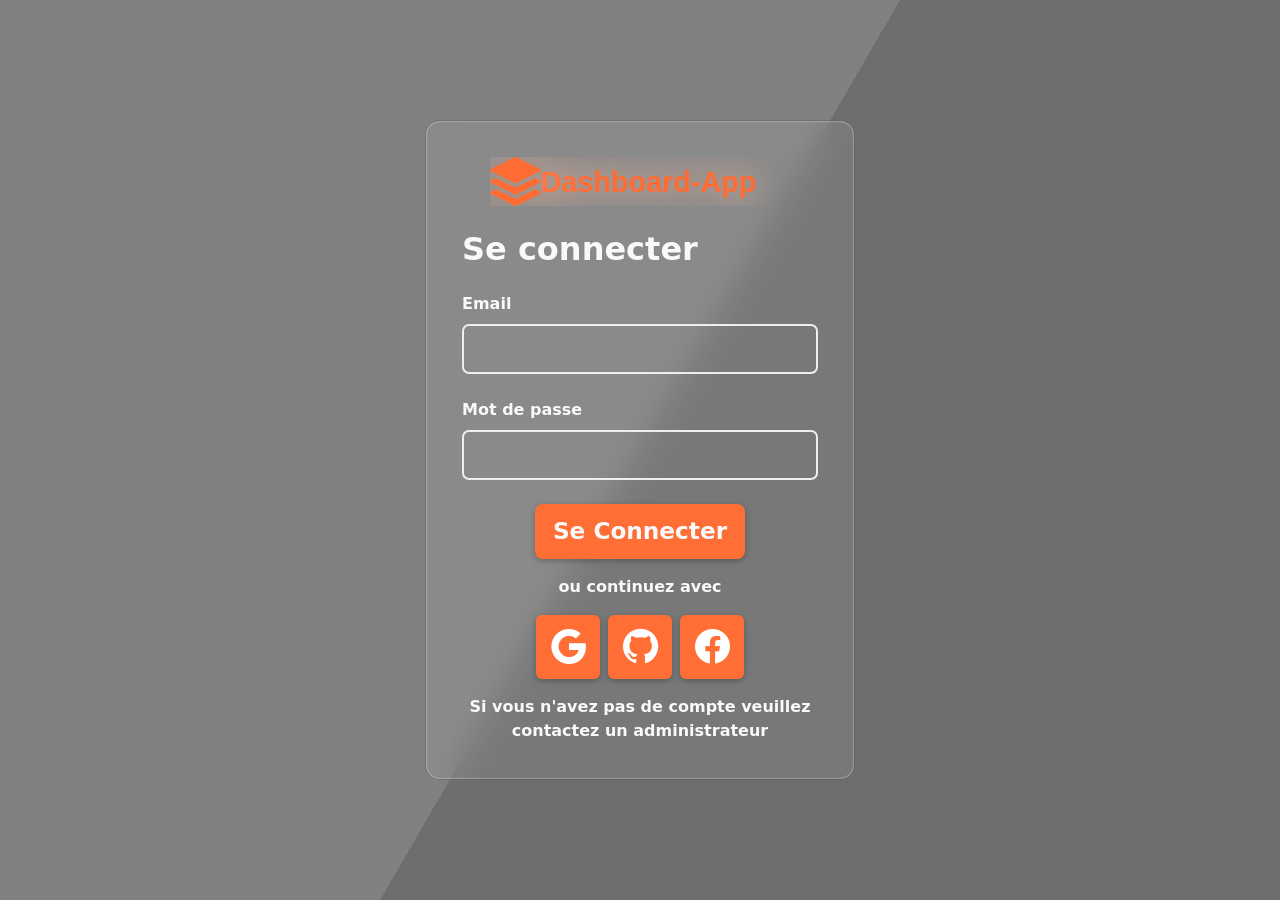
<file: index.html>
<!doctype html>
<html lang="fr">

<head>
  <meta charset="utf-8">
  <meta name="viewport" content="width=device-width, initial-scale=1">
  <title>Connexion Dashboard-App</title>
  <link href="https://cdn.jsdelivr.net/npm/bootstrap@5.3.3/dist/css/bootstrap.min.css" rel="stylesheet">
  <link href="https://cdn.jsdelivr.net/npm/bootstrap-icons@1.11.3/font/bootstrap-icons.css" rel="stylesheet">
  <link href="style.css" rel="stylesheet">
</head>

<body>
  <div class="bg"></div>
  <div class="bg bg2"></div>
  <div class="bg bg3"></div>

  <main class="min-vh-100 d-flex align-items-center justify-content-center p-1 login-page ">
    <section class="card login-card">
      <div class="card-body p-1">
        <div class="brand d-flex align-items-center justify-content-center mb-4">
          <img src="images/Logo.svg" alt="" style="width: 300px;">
        </div>
        <h1 class="mb-4 text-light">Se connecter</h1>
        <form>
          <div class="mb-4">
            <label for="email" class="form-label text-light">Email</label>
            <input id="email" class="form-control form-control-lg" type="email">
          </div>
          <div class="mb-4">
            <label for="password" class="form-label text-light">Mot de passe</label>
            <input id="password" class="form-control form-control-lg" type="password">
          </div>
          <div class="text-center mb-3">
            <a href="dashboard.html">
              <div type="submit" class="btn btn-primary btn-lg login-btn text-light">Se Connecter</div>
            </a>
          </div>
          <p class="text-center continue-text mb-3 text-light">ou continuez avec</p>
          <div class="d-flex justify-content-center gap-2 mb-3">
            <button type="button" class="btn social-btn" aria-label="Google"><i class="bi bi-google"></i></button>
            <button type="button" class="btn social-btn" aria-label="GitHub"><i class="bi bi-github"></i></button>
            <button type="button" class="btn social-btn" aria-label="Facebook"><i class="bi bi-facebook"></i></button>
          </div>
          <p class="help-text text-center text-light mb-0">
            Si vous n'avez pas de compte veuillez contactez un administrateur
          </p>
        </form>
      </div>
    </section>
  </main>
  <script src="https://cdn.jsdelivr.net/npm/bootstrap@5.3.3/dist/js/bootstrap.bundle.min.js"></script>
</body>

</html>
</file>
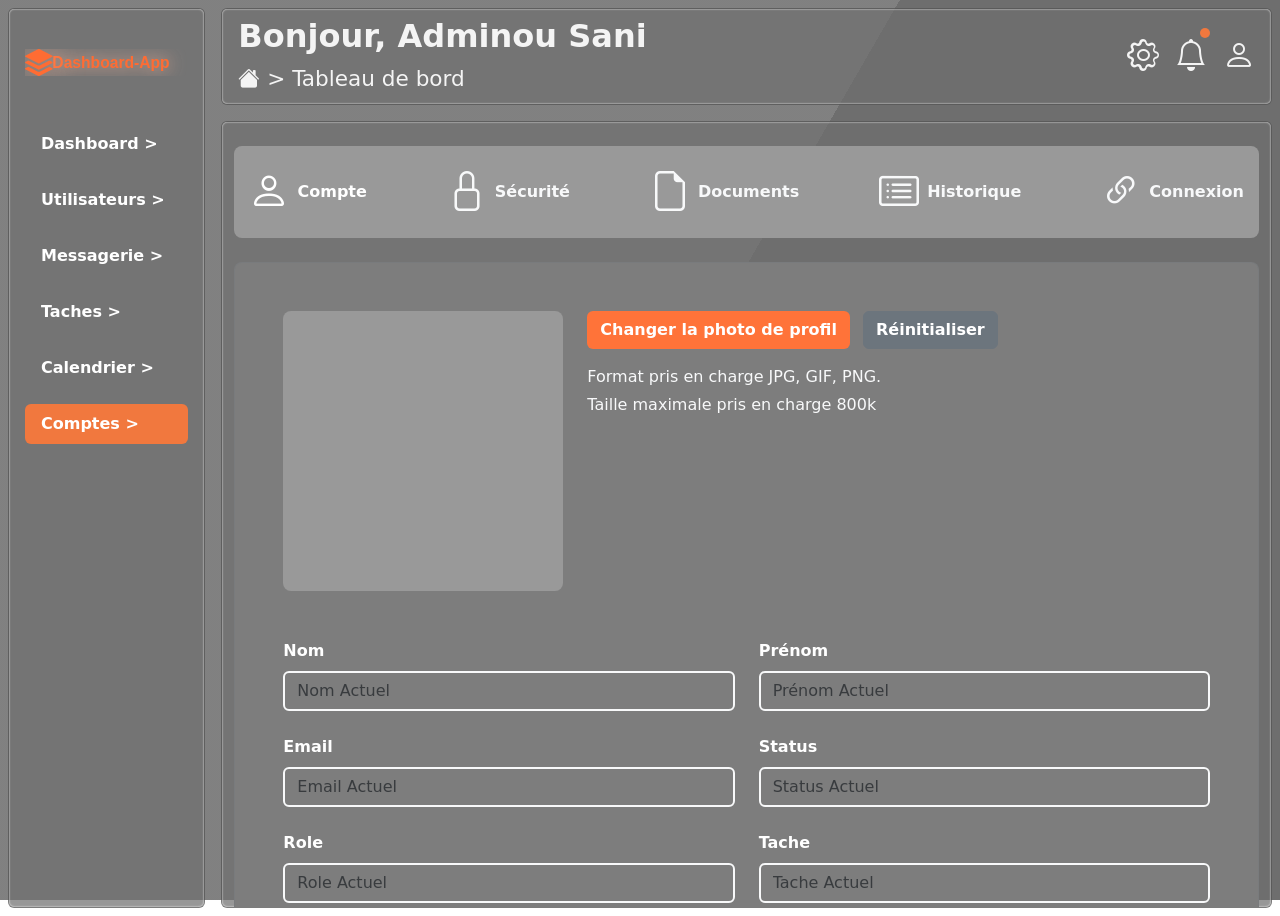
<file: compte.html>
<!doctype html>
<html lang="fr">

<head>
  <meta charset="utf-8">
  <meta name="viewport" content="width=device-width, initial-scale=1">
  <title>Compte</title>
  <link href="https://cdn.jsdelivr.net/npm/bootstrap@5.3.3/dist/css/bootstrap.min.css" rel="stylesheet">
  <link href="https://cdn.jsdelivr.net/npm/bootstrap-icons@1.11.3/font/bootstrap-icons.css" rel="stylesheet">
  <link rel="stylesheet" href="compte.css">
</head>

<body>
  <div class="bg"></div>
  <div class="bg bg2"></div>
  <div class="bg bg3"></div>

  <main class="container-fluid min-vh-100 p-2 login-page">
    <div class="row g-3 min-vh-100 ">
      <div class="col-12 d-lg-none">
        <input type="checkbox" class="btn-check" id="sidebarToggle" autocomplete="off">
        <label class="btn app-card w-100 d-flex align-items-center justify-content-center gap-2" for="sidebarToggle"
          data-bs-toggle="collapse" data-bs-target="#asideMenu" role="button">
          <i class="bi bi-list fs-4"></i>
          <span class="fw-semibold">Menu</span>
        </label>
      </div>
      <aside class="col-12 col-lg-2 collapse d-lg-block" id="asideMenu">
        <div class="card app-card sidebar h-100">
          <div class="card-body mt-4">
            <div class="brand mb-5" href="#">
              <img src="/images/Logo.svg" alt="" style="width: 100%;">
            </div>

            <nav class="nav flex-column gap-3">
              <a class="nav-link text-nowrap" href="dashboard.html">Dashboard &gt;</a>
              <a class="nav-link  text-nowrap" href="utilisateur.html">Utilisateurs &gt;</a>
              <a class="nav-link text-nowrap" href="messagerie.html">Messagerie &gt;</a>
              <a class="nav-link text-nowrap" href="tache.html">Taches &gt;</a>
              <a class="nav-link text-nowrap" href="#">Calendrier &gt;</a>
              <a class="nav-link active text-nowrap" href="compte.html">Comptes &gt;</a>
            </nav>
          </div>
        </div>
      </aside>

      <section class="col-12 col-lg-10 d-flex flex-column vh-100 overflow-hidden">
        <div class="card app-card topbar mb-3">
          <div class="card-body d-flex align-items-center justify-content-between py-2">
            <div>
              <h1 class="mb-2">Bonjour, Adminou Sani</h1>
              <p class="breadcrumb-line mb-0"><i class="bi bi-house-fill"></i> &gt; Tableau de bord</p>
            </div>
            <div class="d-flex align-items-center gap-3 top-icons">
              <i class="bi bi-gear"></i>
              <span class="bell-wrap"><i class="bi bi-bell"></i><span class="dot"></span></span>
              <i class="bi bi-person"></i>
            </div>
          </div>
        </div>

        <div class="card app-card main-panel flex-grow-1 overflow-x-auto min-h-0">
          <div class="container-fluid py-4 ">
            <ul
              class="nav nav-pills d-flex justify-content-center align-items-center bg-secon bg-opacity-25 rounded-3 p-2 mb-4 gap-5 flex-nowrap overflow-auto">
              <li class="nav-item">
                <a class="nav-link d-flex align-items-center gap-2" href="#" data-bs-toggle="tab"
                  data-bs-target="#compte-tab">
                  <i class="bi bi-person fs-5 fs-1"></i><span class="fw-semibold">Compte</span>
                </a>
              </li>
              <li class="nav-item">
                <a class="nav-link d-flex align-items-center gap-2 text-light" href="#" data-bs-toggle="tab"
                  data-bs-target="#securite-tab">
                  <i class="bi bi-lock fs-5 fs-1"></i><span class="fw-semibold">Sécurité</span>
                </a>
              </li>
              <li class="nav-item">
                <a class="nav-link d-flex align-items-center gap-2 text-light" href="#" data-bs-toggle="tab"
                  data-bs-target="#documents-tab">
                  <i class="bi bi-file-earmark fs-5 fs-1"></i><span class="fw-semibold">Documents</span>
                </a>
              </li>
              <li class="nav-item">
                <a class="nav-link d-flex align-items-center gap-2 text-light" href="#" data-bs-toggle="tab"
                  data-bs-target="#historique-tab">
                  <i class="bi bi-card-list fs-5 fs-1"></i><span class="fw-semibold">Historique</span>
                </a>
              </li>
              <li class="nav-item">
                <a class="nav-link d-flex align-items-center gap-2 text-light" href="#" data-bs-toggle="tab"
                  data-bs-target="#connexion-tab">
                  <i class="bi bi-link-45deg fs-5 fs-1"></i><span class="fw-semibold">Connexion</span>
                </a>
              </li>
            </ul>

            <div class="tab-content">
              <div class="tab-pane fade show active" id="compte-tab">
                <div class="bg-secondar bg-opacity-10 border border-secondary border-opacity-25 rounded-3 p-4 p-md-5">
                  <div class="row mb-5">
                    <div class="col-auto">
                      <div class="bg-secon bg-opacity-50 rounded-3" style="width:280px;height:280px;"></div>
                    </div>
                    <div class="col d-flex flex-column justify-content-start">
                      <div class="mb-3">
                        <button type="button" class="btn btn-wa fw-semibold me-2">Changer la photo de
                          profil</button>
                        <button type="button" class="btn btn-secondary fw-semibold">Réinitialiser</button>
                      </div>
                      <p class="text-light mb-1">Format pris en charge JPG, GIF, PNG.</p>
                      <p class="text-light ">Taille maximale pris en charge 800k</p>
                    </div>
                  </div>
                  <form>
                    <div class="row g-4">
                      <div class="col-md-6">
                        <label class="form-label fw-semibold">Nom</label>
                        <input type="text" class="form-control bg-secondar bg-opacity-25 border-light border-2"
                          placeholder="Nom Actuel">
                      </div>
                      <div class="col-md-6">
                        <label class="form-label fw-semibold">Prénom</label>
                        <input type="text" class="form-control bg-secondar bg-opacity-25 border-light border-2"
                          placeholder="Prénom Actuel">
                      </div>

                      <div class="col-md-6">
                        <label class="form-label fw-semibold">Email</label>
                        <input type="email" class="form-control bg-secondar bg-opacity-25 border-light border-2"
                          placeholder="Email Actuel">
                      </div>
                      <div class="col-md-6">
                        <label class="form-label fw-semibold">Status</label>
                        <input type="text" class="form-control bg-secondar bg-opacity-25 border-light border-2"
                          placeholder="Status Actuel">
                      </div>

                      <div class="col-md-6">
                        <label class="form-label fw-semibold">Role</label>
                        <input type="text" class="form-control bg-secondar bg-opacity-25 border-light border-2"
                          placeholder="Role Actuel">
                      </div>
                      <div class="col-md-6">
                        <label class="form-label fw-semibold">Tache</label>
                        <input type="text" class="form-control bg-secondar bg-opacity-25 border-light border-2"
                          placeholder="Tache Actuel">
                      </div>

                      <div class="col-md-6">
                        <label class="form-label fw-semibold">N° de téléphone</label>
                        <input type="text" class="form-control bg-secondar bg-opacity-25 border-light border-2"
                          placeholder="Numéro Actuel">
                      </div>
                      <div class="col-md-6">
                        <label class="form-label fw-semibold">Adresse</label>
                        <input type="text" class="form-control bg-secondar bg-opacity-25 border-light border-2"
                          placeholder="Adresse Actuel">
                      </div>

                      <div class="col-md-6">
                        <label class="form-label fw-semibold">Pays</label>
                        <input type="text" class="form-control bg-secondar bg-opacity-25 border-light border-2"
                          placeholder="Pays Actuel">
                      </div>
                      <div class="col-md-6">
                        <label class="form-label fw-semibold">Ville</label>
                        <input type="text" class="form-control bg-secondar bg-opacity-25 border-light border-2"
                          placeholder="Ville Actuel">
                      </div>

                      <div class="col-md-6">
                        <label class="form-label fw-semibold">Boite postale</label>
                        <input type="text" class="form-control bg-secondar bg-opacity-25 border-light border-2"
                          placeholder="Boite postale Actuel">
                      </div>
                      <div class="col-md-6">
                        <label class="form-label fw-semibold">Langue</label>
                        <input type="text" class="form-control bg-secondar bg-opacity-25 border-light border-2"
                          placeholder="Langue Actuel">
                      </div>
                    </div>

                    <div class="mt-4">
                      <button type="submit" class="btn btn-wa fw-semibold me-2">Sauvegarder les
                        changements</button>
                      <button type="button" class="btn btn-secondary fw-semibold">Annuler</button>
                    </div>
                  </form>
                </div>
                <div
                  class="bg-secondar bg-opacity-10 border border-secondary border-opacity-25 rounded-3 p-4 p-md-5 mt-4">
                  <h5 class="fw-bold mb-3">Supprimez le compte</h5>
                  <div class="alert alert-warning bg-warning bg-opacity-10 border-warning text-warning-emphasis">
                    <p class="mb-1">Etes vous sur de vouloir supprimez ce compte</p>
                    <p class="mb-0">Une fois supprimer vous ne pourrez plus récupérez ce compte</p>
                  </div>
                  <div class="form-check">
                    <input class="form-check-input" type="checkbox" id="confirmDelete">
                    <label class="form-check-label" for="confirmDelete">
                      Je confirme la suppression de ce compte
                    </label>
                  </div>
                </div>
              </div>

              <div class="tab-pane fade" id="securite-tab">
                <div
                  class="bg-secondary bg-opacity-10 border border-secondary border-opacity-25 rounded-3 p-5 text-center text-secondary">
                  Contenu de l'onglet Sécurité
                </div>
              </div>
              <div class="tab-pane fade" id="documents-tab">
                <div
                  class="bg-secondary bg-opacity-10 border border-secondary border-opacity-25 rounded-3 p-5 text-center text-secondary">
                  Contenu de l'onglet Documents
                </div>
              </div>
              <div class="tab-pane fade" id="historique-tab">
                <div
                  class="bg-secondary bg-opacity-10 border border-secondary border-opacity-25 rounded-3 p-5 text-center text-secondary">
                  Contenu de l'onglet Historique
                </div>
              </div>
              <div class="tab-pane fade" id="connexion-tab">
                <div
                  class="bg-secondary bg-opacity-10 border border-secondary border-opacity-25 rounded-3 p-5 text-center text-secondary">
                  Contenu de l'onglet Connexion
                </div>
              </div>
            </div>
          </div>

        </div>
      </section>
    </div>
  </main>
</body>
<script src="https://cdn.jsdelivr.net/npm/bootstrap@5.3.3/dist/js/bootstrap.bundle.min.js"></script>

</html>
</file>
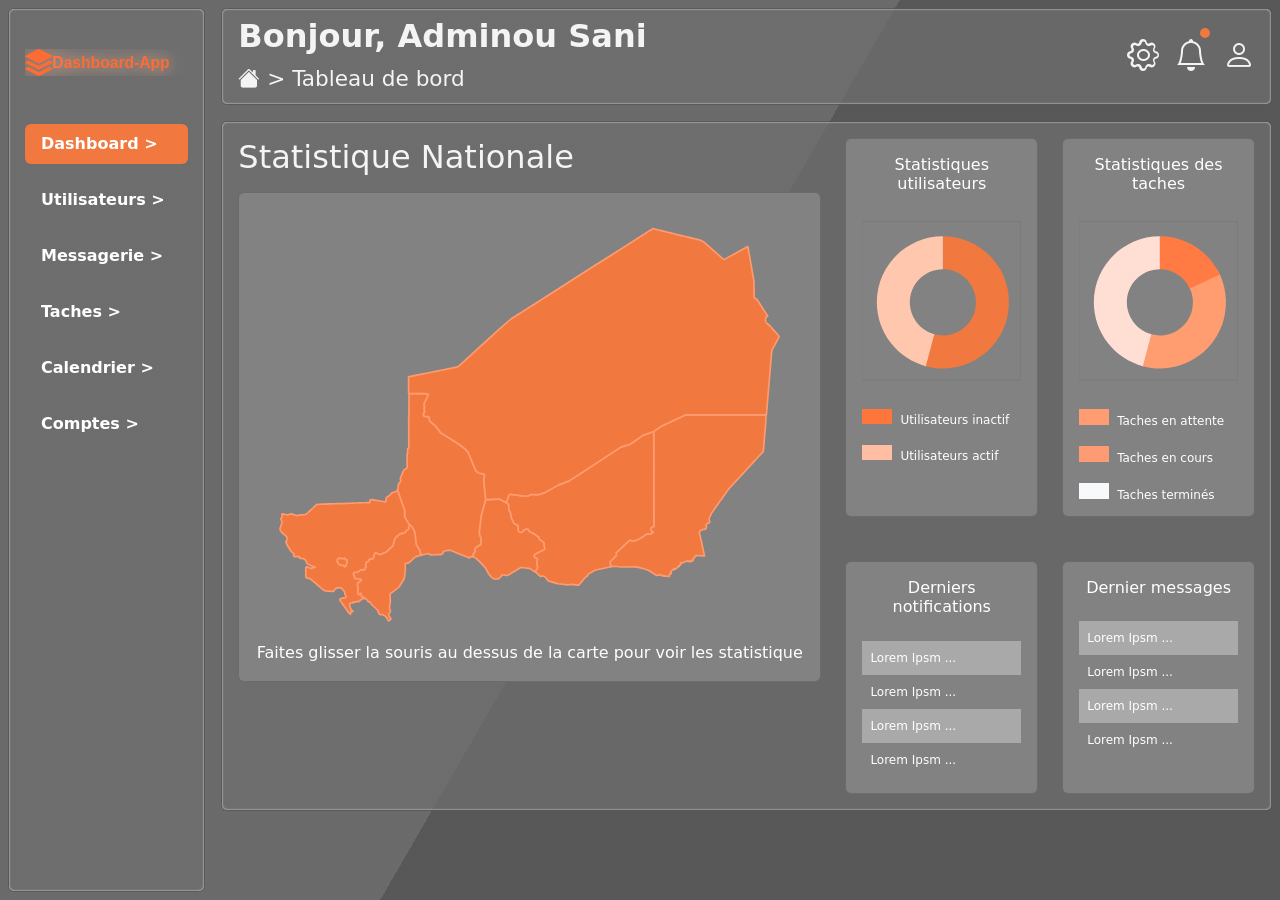
<file: dashboard.html>
<!doctype html>
<html lang="fr">

<head>
  <meta charset="utf-8">
  <meta name="viewport" content="width=device-width, initial-scale=1">
  <title>Dashboard-App</title>
  <link href="https://cdn.jsdelivr.net/npm/bootstrap@5.3.3/dist/css/bootstrap.min.css" rel="stylesheet">
  <link href="https://cdn.jsdelivr.net/npm/bootstrap-icons@1.11.3/font/bootstrap-icons.css" rel="stylesheet">
  <link rel="stylesheet" href="dashboard.css">
</head>

<body>
  <div class="bg"></div>
  <div class="bg bg2"></div>
  <div class="bg bg3"></div>
  <main class="container-fluid min-vh-100 p-2 login-page">
    <div class="row g-3 min-vh-100 login-card">
      <div class="col-12 d-lg-none">
        <input type="checkbox" class="btn-check" id="sidebarToggle" autocomplete="off">
        <label class="btn app-card w-100 d-flex align-items-center justify-content-center gap-2" for="sidebarToggle"
          data-bs-toggle="collapse" data-bs-target="#asideMenu" role="button">
          <i class="bi bi-list fs-4"></i>
          <span class="fw-semibold">Menu</span>
        </label>
      </div>

      <aside class="col-12 col-lg-2 collapse d-lg-block" id="asideMenu">
        <div class="card app-card sidebar h-100">
          <div class="card-body mt-4">
            <div class="brand mb-5" href="#">
              <img src="/images/Logo.svg" alt="" style="width: 100%;">
            </div>

            <nav class="nav flex-column gap-3">
              <a class="nav-link active text-nowrap" href="dashboard.html">Dashboard &gt;</a>
              <a class="nav-link  text-nowrap" href="utilisateur.html">Utilisateurs &gt;</a>
              <a class="nav-link text-nowrap" href="messagerie.html">Messagerie &gt;</a>
              <a class="nav-link text-nowrap" href="tache.html">Taches &gt;</a>
              <a class="nav-link text-nowrap" href="#">Calendrier &gt;</a>
              <a class="nav-link text-nowrap" href="compte.html">Comptes &gt;</a>
            </nav>
          </div>
        </div>
      </aside>

      <section class="col-12 col-lg-10">
        <div class="card app-card topbar mb-3">
          <div class="card-body d-flex align-items-center justify-content-between py-2">
            <div>
              <h1 class="mb-2">Bonjour, Adminou Sani</h1>
              <p class="breadcrumb-line mb-0"><i class="bi bi-house-fill"></i> &gt; Tableau de bord</p>
            </div>
            <div class="d-flex align-items-center gap-3 top-icons">
              <i class="bi bi-gear"></i>
              <span class="bell-wrap"><i class="bi bi-bell"></i><span class="dot"></span></span>
              <i class="bi bi-person"></i>
            </div>
          </div>
        </div>

        <div class="card app-card main-panel">
          <div class="card-body">
            <div class="row g-4">
              <div class="col-12 col-xl-7">
                <h2 class="section-title mb-3">Statistique Nationale</h2>
                <div class="card map-card">
                  <div class="card-body d-flex flex-column justify-content-center">
                    <svg baseprofile="tiny" fill="#f1783e" height="" stroke="#FF9B71" stroke-linecap="round"
                      stroke-linejoin="round" stroke-width="3" version="1.2" viewbox="0 0 1000 786" width=""
                      xmlns="http://www.w3.org/2000/svg" class="loni">
                      <g id="features">
                        <path
                          d="M397.8 633.9l-3.1-0.7-1.1 0.2-3.3 1.9-0.6 0.2-0.4-0.2-0.3-0.3-0.6-0.3-16.2-6.5-16.3-6.5-1.9-0.4-8.5 1.5-1.6 0.8-0.6 0.9-1 2.2-0.8 0.9-1.7 1.3-0.7 0.3-2 0.3-8.2-0.3-5.8 1-3.4-0.2-1.3-0.6-1.3-1.2-1.3-0.6-1.8 0.2-11.5 2.8-3.3-10.3-5.4-9-0.3-0.8-2.3-20-0.5-2.3-4.4-9-1.3-1.5-3.9-2.5-8.1-13.6-0.5-1.2-0.1-2.6 0.2-8.3-12.8-36.8-0.1-0.1-0.4-0.7 0.7-1.8 0.5-2.3 0.5-5.8 0.4-1.1 0.9-1.4 3.3-3.3 0.1-0.2 0-0.2 0-0.3 0-0.1 0-0.1-0.1-0.1 0-0.1-0.7-1.7-0.2-1.7 0.2-1.6 5.1-12.7 0.9-1.4 1.1-1.2 1.4-1 2.5-1.3 0.8-0.8 0.4-1.4 0-6.6 0-5.2-0.1-8 0-3.8 0.2-0.5 0.7-1.2 0.3-0.7-0.3-5.9 0-1 0.4-1.1 0.4-0.2 0.2 0 0.4 0 0.8-0.6 0-0.1 0-6.2 0-3.8 0-7.4-0.1-7.5 0-7.4 0-7.5 0-7.4-0.1-7.5 0-4.2 0-1.7 0.4 0 0.2-0.1 0-2.2 0-2 0-4.5 0-4.4 0-4.3 0-4.5 0-4.2-0.1-4.6 0.1-4.3 0-3.8 0.1 0 30.2 0.4 5.4 1.6-7.5 15.8-0.5 1.5-0.1 0.4 0 0.4 0.1 0.7 0.2 1.4 0.3 0.9 0.2 0.7 0 0.3 0 0.4-0.1 0.3-0.4 1.3-0.1 0.3 0.6 7.2-0.1 0.8-1.7 2.7-0.4 0.7 0 0.8 0.1 0.3 0.2 0.6 0.3 0.7 0.5 1.1 0.9 0.4 1 0.2 6.1 0.5 0.8 0.3 0.4 0.8 1.2 6.1 0.4 0.9 0.8 0.8 10 8.4 7.6 10.4 1.3 1.2 1.2 1 30.7 19.4 12.9 9.8 5.1 5.8 0.2 0.4 12.6 30.4 0.2 0.6 0.9 1.8 0.4 0.4 0.3 0.4 3.9 3 0.8 0.5 0.4 0.1 8.9 2.4 1 0.5 0.2 0.8 0.1 1-1.3 9.7 3.4 34.1-8.1 30.1-0.1 1.2 0 1.1-3.4 27.9 0.2 1.9 0.3 1.5 1.8 4.3 0.2 0.6 0.2 1.4 0.4 1.6 0.2 0.6 0.1 2.9-0.5 6.3-0.3 1.1-0.2 0.2-0.8 0.5-0.5 0.2-1.9 0.4-0.3 0.1-0.3 0.1-0.3 0.2-0.6 0.7-0.6 0.5-3.7 2.6-0.8 0.8-0.5 0.7 0 0.9 0.7 3.1 0 1-0.7 1-1.8 1.9-0.8 0.9-0.2 1-0.1 1 0 3.3 0 1z"
                          id="NE5" name="Tahoua">
                        </path>
                        <path
                          d="M200.1 708.7l-1.2-0.5-2.1-1.2-1.2-0.3-1.3-0.6-0.6-1.3-0.2-1.7-0.1-1.4-0.1-0.9-0.4-0.5-0.5-0.2-0.6 0.1-0.2 0.3-0.3 0.4-0.1 0.4-0.1 0.4-0.2 0.4-0.3 0.1-0.3-0.2-0.1-0.1-2.3 0-0.2-0.6 0-1.6-0.2-0.7-0.2-1.1-0.3-4 0-1.6 0.3-1.3 0.2-1.2 0-0.7-0.1-0.7-1-3.8-0.1-0.7-0.1-0.7 0.1-0.8 0.1-0.3 0.2-0.4 0.4-0.4 0.8-0.8 0.9-0.6 1.3-0.7 0.3-0.1 2-1.7 0.9-0.6 0.2-0.3 0.1-0.5-0.3-1-0.6-0.4-0.9-0.3-8.8-0.9-0.3 0-0.1-0.1-3.5-8-0.1-0.4 0-0.3 0.1-0.4 0.2-0.4 0.4-0.6 0.7-0.8 0.6-0.5 0.7-0.4 0.5-0.1 0.4-0.1 0.3 0.1 1.4 0.3 0.6 0.1 0.8 0 0.3-0.1 0.6-0.2 0.6-0.2 0.3-0.2 5-3.9 1.9-0.5 0.8 0 1.2 0.2 0.2 0 0.2 0.1 0.7 0.5 0.6 0.2 0.4 0.1 0.3 0 0.4-0.3 0.4-0.3 1.1-1.7 0.8-2.4 0.6-2.7 0-0.4-0.1-0.3-0.5-1.1-0.1-0.3 0-0.3 0.1-0.7 0.4-1.3 0.3-1.3 0.1-1.2 0.2-0.3 0.2-0.3 1.2-0.4 1.6-0.3 0.9-0.3 0.5-0.7 1.2-2.8 0.4-0.7 0.6-0.3 0.3-0.1 4 0 1-0.1 0.8-0.2 0.4-0.9 0.3-0.9 1-5 0.7-1.6 1-1.8 0.6-0.6 0.8 0 0.9 0.3 5.9 2.5 0.9 0.3 0.6-0.1 9.6-4.2 1.9-1.1 10.6-9.9 1.1-1.4 0.4-1.2 2.1-9 0.3-0.9 0.2-0.6 1.7-2.4 7.9-6.8 0.8-0.4 0.9-0.4 0.6-0.1 0.8-0.1 1.5 0.1 0.5-0.1 4.4-2.1 0.9-0.6 0.8-0.7 0.6-1.9 0.5-0.5 0.5-0.2 1.6-0.5 1.7-1.9 1-7.1 3.9 2.5 1.3 1.5 4.4 9 0.5 2.3 2.3 20 0.3 0.8 5.4 9 3.3 10.3-6.8 1.7-3.1 1.2-2.7 2-9.1 8.7-1.6 0.8-1.7 0.3-3.7 0.1-0.1 14.1-0.2 1.4-1.8 12.7-9.2 14.4-3.7 3.6-12.6 9.5-0.2 0.6 0.5 14.7-1.5 7.7 0 2.6 1.4 4.3 0.2 2-0.9 1.9-1 1-0.6 0.9-0.3 1 0.3 3.3 0.2 0.6 0.3 0.6 0.2 0.2 0.3 0.1 1.3 1.5 0.7 1.1 0.3 1.1-0.4 1.3-0.7 0.7-2.9 1.8-0.4-0.4-0.6-0.9-0.5-0.3-0.2-0.4-0.1-0.5-0.2-0.5-0.3-0.9-0.2-0.5-0.2-0.2-0.4-0.2-0.4-0.3-1.9-2.8-0.4-0.5-0.7-0.4-2.1-0.8-2.6-1.6-0.6-0.2-0.6-0.3-0.7-0.2-0.8 0.5-0.8 0.4-0.8-0.2-0.7-0.5-0.5-0.5-0.8-0.9-1.3-2.2-0.4-1.1-0.3-1.3-0.1-1.3-0.2-0.3-0.8-0.6-0.2-0.3-9.9-9.1-2.3-3.4-0.6-1.1-0.2-0.3-0.5-0.2-1.9-0.2-0.6-0.3-0.7-0.3-0.4-0.5-0.4-1.3-0.5-0.7-0.5-0.7-1.2-0.6-2.8-2.5z"
                          id="NE3" name="Dosso">
                        </path>
                        <path
                          d="M648.6 651.5l-0.1-0.3-1.9-6.8 0.2-0.9 0.4-1.4 10-10.4 0.4-0.7 0.2-0.4 0.1-0.5 0.1-0.7 0-1.6-0.1-1.2 0.1-0.5 0.3-0.4 23.3-21.7 1.2-0.8 0.7-0.1 0.8 0.3 2.3 1.3 0.7 0.3 0.5 0 0.7-0.1 10.5-3.3 14.4-9.4 0.8-0.4 0.5-0.1 4.8 0.3 0.8-0.2 0.7-0.3 3.9-2.8 0.4-0.5-0.3-0.5-2.3-0.8-0.7-0.4-0.4-0.5-0.3-0.6-0.3-0.9-0.2-0.9 0.2-1.4 0.2-0.7 0.3-0.7 0.5-0.6 1.6-1 1.6-0.8 1.1-0.1 0.1-0.2-0.2-172.9 1.2-0.7 0.9-0.8 11.7-8 43.8-20.7 147.1 0-0.1 2.6-0.1 1.9-0.1 0.3 0 0.4 0 1.8 0 0.1-0.1 1.6 0 0.6 0.1 0.2-0.2 0.7 0 0.3-0.1 1.5 0 0.2-0.1 1.9 0 0.2-0.2 2.8-0.3 2.7-0.2 2.8-0.2 2.7-0.3 2.8-0.2 2.7-0.2 2.8-0.3 2.7-0.2 2.8-0.2 2.7-0.3 2.8-0.2 2.7-0.2 2.7-0.2 2.8-0.3 2.7-0.2 2.8-0.2 2.7-0.3 2.8-0.1 1.5-0.2 0.7-0.2 0.6-0.7 1.1-2 2.1-3.2 3.5-3.2 3.5-3.2 3.5-3.3 3.5-3.2 3.5-3.2 3.5-3.2 3.5-3.3 3.5-3.2 3.5-3.2 3.5-3.2 3.5-3.3 3.5-3.2 3.5-3.2 3.5-3.2 3.5-3.3 3.4-2.2 2.4-3.4 3.7-3.1 3.4-1.6 2.3-1.7 2.4-1.8 2.5-1.7 2.4-1.7 2.4-1.7 2.5-1.7 2.4-1.7 2.4-1.8 2.4-1.7 2.5-1.7 2.4-1.7 2.4-1.7 2.4-1.7 2.5-1.7 2.4-1.8 2.4-1.7 2.4-1.6 2.4-1.5 3.2-1.9 4.1-0.9 1.8-0.3 1.1 0 1.3 0.2 1.2 0.8 2.6 0.1 1.2-0.5 1.4-0.9 0.4-1.1 0.1-1.2 0.3-0.5 0.4-1.9 2.1-1.1 0.8-0.2 0.3 0.1 0.3 0.6 0.6 0.2 0.3 0.3 2.3 0 1.1-0.5 1.1-1.9 1.6-0.9 0.2-1.4 0.3-2.3 0.1-2.1 0.9-1.5 0.7-1.8 2.7-0.1 3.5 1.1 4.1 0.8 3 0.6 2.8 0.4 1.8 0.5 1.9 0.4 1.9 0.4 1.9 0.4 1.9 0.4 1.9 0.4 1.9 0.4 1.9 0.5 1.8 0.4 1.9 0.4 1.9 0.4 1.9 0.4 1.9 0.4 1.9 0.4 1.9 0.4 1.8-14.2-0.6-1.7 0.3-0.5 0.4 0 1.1-0.9 0.6-2.3 2.1-0.4 0.6-0.3 0.6 0 0.2 0.3 0.4 0.1 0.4-0.2 0.4-0.4 0.1-0.4 0-0.2 0.1-0.5 0.8 0.1 0.3 0.8 0.1-1.1 1.4-1.4 0.5-1.5 0.3-1.5 0.7 0.2-0.5 0.1-0.6-0.1-0.5-0.6-0.1-0.3 0.3-0.4 0.9-0.5 0.5 0-0.7 0-0.2-0.9 0.3-1.1 0.1-0.6-0.2 0.3-0.6 0-0.4-1.6 0.2-1.5 0.5-5.2 2.6-1.5 0.3-1.6-0.4-0.3 1-0.5 0.1-0.7-0.4-0.9-0.2 0 0.4 0.4 0.1 0.4 0.3 0.4 0.3 0.4 0.5-0.8 0.6-1.6 1.8 0 0.2 0.1 0.5-0.1 0.1-0.2 0.1-0.5-0.1-0.1 0-0.3 0.2-0.7 0.2-0.2 0.3 0.2 0.6 0.4 0.5 0 0.2-0.8 0.1-0.1-0.2-0.3-0.4-0.4-0.3-0.1 0.2-0.1 0.1-0.4 0.9-1.5 1.9-0.9 0.7-1.3 0.3-0.7 0.3-0.4 1.4-0.5 0.3-0.9-0.2-0.5-0.4-0.5-0.5-0.6-0.5-0.1 1-0.1 0.3-0.4 0.4-0.4 0.3-0.4 0.1-0.2-0.3-0.3 0.2-2.1 2-0.2 1-0.7 1-0.4 0.9 0.9 0.4-0.4 1.3-0.3 0.6-0.4 0.5-0.5 0.2-1.3 0.2-0.2 0.2-0.5 3.2-0.3 0.7-0.8 0.3-0.9-0.1-1.1-0.4-1.3-0.2-1.6-0.1-2-0.1-1-0.3-0.5 0.4-0.4-0.3-0.5-0.5-0.5-0.4-0.6 0.1-0.3 0.3-0.3 0.3-0.2 0.1-0.5 0-0.1-0.3 0-0.3-0.2-0.4-0.7-0.3-2.9-1.1-0.9 0.2-1.2 0.9-0.8 0.1-2 0.2-3.3-0.9-1.2-0.5-2.6-2.1-8-4.9-6.4-2.7-17.3-4.4-28 0.2-10.5-1.3-5.5 0.5-1.6 0.3z"
                          id="NE2" name="Diffa">
                        </path>
                        <path
                          d="M397.8 633.9l0-1 0-3.3 0.1-1 0.2-1 0.8-0.9 1.8-1.9 0.7-1 0-1-0.7-3.1 0-0.9 0.5-0.7 0.8-0.8 3.7-2.6 0.6-0.5 0.6-0.7 0.3-0.2 0.3-0.1 0.3-0.1 1.9-0.4 0.5-0.2 0.8-0.5 0.2-0.2 0.3-1.1 0.5-6.3-0.1-2.9-0.2-0.6-0.4-1.6-0.2-1.4-0.2-0.6-1.8-4.3-0.3-1.5-0.2-1.9 3.4-27.9 0-1.1 0.1-1.2 8.1-30.1 22.9-0.8 3 0.2 11.5 6.2 3.7 2.2 0.8 2 0.3 8.3 0.3 1.2 2.3 4 0.6 1.9 1.9 9.8 0.3 0.8 0.5 0.7 1.1 1.2 0.5 0.8 1.3 3.8 0.8 0.9 0.9 0.7 5 2.7 0.8 0.6 0.5 0.6 0.2 0.8 0.3 7.4 0.1 0.8 0.3 0.8 0.7 0.6 2.9 1.3 0.9 0.3 0.8-0.1 0.9-0.6 5.3-4.7 0.9-0.5 0.9-0.2 3.2 0.1 0.5 0.1 0.3 0.2 1.9 3 0.9 1.1 0.5 0.3 2.2 1.1 0.7 0.2 1.1 0.5 1.9 1.5 0.3 0.1 0.3 0.1 1.2 0.1 0.6 0.3 0.9 0.5 2.9 2.8 0.3 0.2 2.3 1.1 0.7 0.4 0.7 0.6 0.2 0.3 0.2 0.5 0.2 0.6 0.4 2.1 0.1 0.4 0.4 0.6 7.1 5 0.9 0.9 0.3 0.9 0.1 1 0 1.9 0.1 0.8 0.1 0.7 0.4 1.1 0.3 2.2 0 2-0.1 1-0.3 0.8-0.7 0.5-16.4 8.4-0.3 0.3-0.2 0.2-0.2 0.2-0.2 0.4-0.3 0.8-0.1 0.3-0.1 0.7 0.1 0.8 0.2 0.6 0.5 0.9 0.8 0.7 1 0.5 2 0.9 0.8 0.5 0.6 0.6 0 0.8-1.3 4.6 0 0.9 1.4 8.3 0 1-0.4 1-3.5 6.5-0.3 0.4 0-0.1-1.7-0.4-0.9-0.4-1.9-1.6-1.6-0.9-1.3-1.3-0.7-0.6-1.6-0.6-14.6-2-1.9 0.1-2 0.9-20.9 12.7-1.8 0.6-2 0-6-1.1-1.3 0.2-3.5 4.1-2.7 2.5-1.3 0.6-0.3 0-1 0.2-4.3 0-1.9-0.2-1.8-0.7-1.8-1.4-2.1-1.9-3.4-4-1.5-2.6-4.6-8.6-9.4-10.4-8.1-7.7-3.8-2.2-1.1-0.2z"
                          id="NE4" name="Maradi">
                        </path>
                        <path
                          d="M726.2 405.2l0.2 172.9-0.1 0.2-1.1 0.1-1.6 0.8-1.6 1-0.5 0.6-0.3 0.7-0.2 0.7-0.2 1.4 0.2 0.9 0.3 0.9 0.3 0.6 0.4 0.5 0.7 0.4 2.3 0.8 0.3 0.5-0.4 0.5-3.9 2.8-0.7 0.3-0.8 0.2-4.8-0.3-0.5 0.1-0.8 0.4-14.4 9.4-10.5 3.3-0.7 0.1-0.5 0-0.7-0.3-2.3-1.3-0.8-0.3-0.7 0.1-1.2 0.8-23.3 21.7-0.3 0.4-0.1 0.5 0.1 1.2 0 1.6-0.1 0.7-0.1 0.5-0.2 0.4-0.4 0.7-10 10.4-0.4 1.4-0.2 0.9 1.9 6.8 0.1 0.3-27.9 6.1-2.4 1-10.9 6.1-1 1-0.3 0.6-0.2 1.5-0.3 0.6-0.4 0.4-0.2 0.1-0.3-0.1-0.6 0.3-1.2 0.7-1.9 1.8-9.8 11.7-0.4 0.5-0.7 0.6-0.6 0.4-0.4 0.2-1.2 0-12.2-1.4-1.1 0.1-3.1 0.8-2.1 0-16.7-1.9-2.1-0.3-15.1-4.5-2.1-1.2-1-1.2-1.6-2.7-1.2-1.3-2.5-1.9-1.4-0.6-1.5-0.4-0.7 0-1.4 0.2-0.7 0.2-0.6 0.3-0.3 0.2-0.2 0-0.6-0.2-0.4-0.3-5.7-5.3-1.4-1.7-0.8-0.7-0.8-0.3 0.3-0.4 3.5-6.5 0.4-1 0-1-1.4-8.3 0-0.9 1.3-4.6 0-0.8-0.6-0.6-0.8-0.5-2-0.9-1-0.5-0.8-0.7-0.5-0.9-0.2-0.6-0.1-0.8 0.1-0.7 0.1-0.3 0.3-0.8 0.2-0.4 0.2-0.2 0.2-0.2 0.3-0.3 16.4-8.4 0.7-0.5 0.3-0.8 0.1-1 0-2-0.3-2.2-0.4-1.1-0.1-0.7-0.1-0.8 0-1.9-0.1-1-0.3-0.9-0.9-0.9-7.1-5-0.4-0.6-0.1-0.4-0.4-2.1-0.2-0.6-0.2-0.5-0.2-0.3-0.7-0.6-0.7-0.4-2.3-1.1-0.3-0.2-2.9-2.8-0.9-0.5-0.6-0.3-1.2-0.1-0.3-0.1-0.3-0.1-1.9-1.5-1.1-0.5-0.7-0.2-2.2-1.1-0.5-0.3-0.9-1.1-1.9-3-0.3-0.2-0.5-0.1-3.2-0.1-0.9 0.2-0.9 0.5-5.3 4.7-0.9 0.6-0.8 0.1-0.9-0.3-2.9-1.3-0.7-0.6-0.3-0.8-0.1-0.8-0.3-7.4-0.2-0.8-0.5-0.6-0.8-0.6-5-2.7-0.9-0.7-0.8-0.9-1.3-3.8-0.5-0.8-1.1-1.2-0.5-0.7-0.3-0.8-1.9-9.8-0.6-1.9-2.3-4-0.3-1.2-0.3-8.3-0.8-2-3.7-2.2 4.7-13.2 2.2-2.5 23.1 3.6 9.8-0.1 4.5-2.4 1.2-0.3 1.1 0 10.4 0.2 3.4-0.3 10.6-3.8 23.5-13.2 20.3-7.7 93.9-61.5 16.9-5.2 23.5-16.2 19.5-7.1z"
                          id="NE7" name="Zinder">
                        </path>
                        <path
                          d="M200.1 708.7l-0.6 0.9-1.4 0.1-0.6 0.1-1.2-0.1-0.5 0.2-0.7 0.4-0.9 1.1-0.5 0.4-0.6 0.2-0.6-0.4-0.6 0.2-0.3 0.3-0.2 0.5-0.1 0.4-0.2 0.5-0.8 1.3-0.5 0.3-2.1-0.6-0.4 0.1-0.6 0.5-0.4 0.2-0.3 0-0.5-0.3-0.2-0.1-2 0.6-0.3 0.1-0.5 0.6-0.4 0.1-0.4 0.1-0.2-0.3-0.1-0.3-0.1-0.1-0.7-0.1-0.5 0-0.4 0.1-0.3 0.7-0.3 0.7-0.3-0.1-0.3-0.4-0.5-0.1-0.3 0.2-0.4 0.7-0.2 0.2-0.7 0-1.3 0-0.8 0.1-1.4 0.6-0.5 1 0 1.4 0.6 3.2 1.9 5.6 0.3 0.5 0.5 0.5 0.5 0.5 0.7 0.3 0.5 0.1 0.4 0.3 0.1 0.7 0 1-0.5 0.1-0.6-0.2-0.5 0.1-0.4 0.4-0.5 0.8-0.4 0.5-0.5 0.1-0.5-0.1-0.5 0.2-0.3 0.7 0.1 0.7 0.6 1 0.1 0.6-3-2.6-4.5-6.4-4.1-5.6-4.2-6.1-2.5-3.4-1.1-2.1 0.1-1.7 0.9-0.7 3.3-0.7 0.3-0.2 0.4-0.6 0.3-0.2 0.2 0 0.6 0.3 0.3 0.1 3.4-0.3 0.9-0.2 0.4-0.6-0.1-1.3 0-0.3 0.2-0.6 0-0.3-0.3-0.4-0.7-0.8-0.3-0.5-0.5-0.9-0.3-0.8-0.4-3.5-0.2-0.8-0.4-0.7-0.5-0.7-1-0.7-0.7-0.4-0.6-0.7-0.2-0.3-0.3-1.1-1.5-1.8-2.3-0.6-5.6-0.5-0.5 0.3-1 1.1-0.7 0.4-0.4-0.1-0.4-0.2-0.5 0.1-0.2 0.3-0.4 0.8-1 1.4-0.6 1.2-0.7 1-1 0.6-1 0.2-7.3-0.7-5.8-0.5-2-0.5-1.6-0.9-3.9-3.3-3.2-2.7-4.7-4-1.4-1.2-4.3-3.7-3.4-2.9-3.3-2.7-1.7-0.9-4.2-0.4-1.6-0.9-0.5-0.9-0.2-1.1 0-1.1 0-3.8 0-5.5-0.1-5 0.8-2.4 1.2 0.2 4.6 1.8 3.1 0.8 1.3 0.6 0.4-0.2 0.5-2 0.3-0.6 0.3-0.4 1.1 0.3 0.9 0.9 1.1 0.5 1.6-0.6-1.1-1.2-0.9-0.7-1-0.2-2.4-0.3-1-0.3-6.3-3-1.9-1.4-1.1-1.8-0.3-2.6-2.3-2.5-3.1-1.9-2.6-0.8-2.2 0.2-1 0-1.2-0.6-0.6-0.6-0.1-0.4 0.2-0.3 0-0.2 0-0.4 0-0.4-0.2-0.5-0.5-0.1-7.7 0.3-1.5-0.6-0.8-1.4 0.3-0.9 0.5-1.3 0.4-1.1-0.4-0.5-1.1-0.4-0.7-0.7-0.6-0.8-1.9-1.3-0.9-0.8-0.2-0.4-0.5-0.6-0.4-1.1-0.5-0.5-1.2-0.8-0.4-0.4 0-0.6 0.5-1.1 0-0.5-0.6-0.7-1-0.5-1-0.7-0.4-1-0.1-1.1-0.6-0.5-0.8-0.4-0.5-0.6 0-0.5 0.5-1 0-0.3-0.2-0.5-0.3-0.4-0.4-0.2-0.4-0.4-0.7-1.1-0.2-0.7 0.2-0.7 1.4-2.2 0.3-0.7 0.3-1.8 0.2-0.5 0.5-0.8 0.1-0.5-0.2-0.3-2.4-3.3-8.3-7.6-0.8-0.7-1.7-2.9-0.3-3 3.8-11-0.4-1.8-1.7-3.4 0.1-1.7 0.7-0.9 0.8-0.7 0.6-0.8-0.2-1.3-0.3-3 0-1.5 0.3-0.3 0.4-0.1 0.1-0.1 0.8 0.2 0.5 0.2 0.6 0.1 0.8 0.1 2.2 0.5 1.1 0.2 1 0.2 1 0.2 0.8 0.1 0.3 0.1 0.7 0.2 0.7-0.2 0.6-0.2 0.5-0.2 3.4-1 0.4-0.1 1.2-0.3 8.9 3.1 0.8 0 0.2 0 0.5 0 0.3 0 0.4-0.2 0.7-0.4 0.3-0.1 1-0.3 0.4 0 0.6-0.1 0.7 0 1.4-0.1 2-0.1 1-0.1 1.6-0.1 0.6 0 1-0.1 1.6-0.2 0.5-0.1 1.1-0.2 0.2 0 0.1 0 0.3-0.2 0.5-0.3 0.4-0.3 0.4-0.1 0.3-0.3 0.5-0.5 1.7-1.6 0.3-0.2 1.1-1 0.3-0.3 1.6-1.5 1.7-1.6 1.7-1.5 1.9-1.8 1.5-1.5 1.7-1.5 1.7-1.5 1.7-1.6 0.2-0.2 0.2-0.2 0.1 0 0.1-0.1 0.2-0.3 0.9-0.2 4.2-0.2 5.6-0.2 5.5-0.2 5.6-0.2 5.5-0.1 0.2 0 5.4-0.2 5.5-0.2 5.6-0.2 5.5-0.2 5.6-0.2 5.5-0.2 5.6-0.2 5.5-0.2 5.6-0.2 5.5-0.2 5.6-0.1 3-0.1 2.6-0.1 2.8-0.1 0.3-0.8 0-2.2 0.1-1.1 0.2-0.6 0.4-0.3 0.9-0.2 2.3-0.1 6.8 1.2 10.8 1.8 6 1.1 0.3 0.1 0.5 0.1 0.6-0.4 0.5-6.4 0.5-1.6 5.1-3.1 1.7-1.8 2.8-3.2 2.1-1.1 2.4-0.5 2.1-0.4 2.2-1.2 1.5-1.7 0.1-0.4 0.4 0.7 0.1 0.1 12.8 36.8-0.2 8.3 0.1 2.6 0.5 1.2 8.1 13.6-1 7.1-1.7 1.9-1.6 0.5-0.5 0.2-0.5 0.5-0.6 1.9-0.8 0.7-0.9 0.6-4.4 2.1-0.5 0.1-1.5-0.1-0.8 0.1-0.6 0.1-0.9 0.4-0.8 0.4-7.9 6.8-1.7 2.4-0.2 0.6-0.3 0.9-2.1 9-0.4 1.2-1.1 1.4-10.6 9.9-1.9 1.1-9.6 4.2-0.6 0.1-0.9-0.3-5.9-2.5-0.9-0.3-0.8 0-0.6 0.6-1 1.8-0.7 1.6-1 5-0.3 0.9-0.4 0.9-0.8 0.2-1 0.1-4 0-0.3 0.1-0.6 0.3-0.4 0.7-1.2 2.8-0.5 0.7-0.9 0.3-1.6 0.3-1.2 0.4-0.2 0.3-0.2 0.3-0.1 1.2-0.3 1.3-0.4 1.3-0.1 0.7 0 0.3 0.1 0.3 0.5 1.1 0.1 0.3 0 0.4-0.6 2.7-0.8 2.4-1.1 1.7-0.4 0.3-0.4 0.3-0.3 0-0.4-0.1-0.6-0.2-0.7-0.5-0.2-0.1-0.2 0-1.2-0.2-0.8 0-1.9 0.5-5 3.9-0.3 0.2-0.6 0.2-0.6 0.2-0.3 0.1-0.8 0-0.6-0.1-1.4-0.3-0.3-0.1-0.4 0.1-0.5 0.1-0.7 0.4-0.6 0.5-0.7 0.8-0.4 0.6-0.2 0.4-0.1 0.4 0 0.3 0.1 0.4 3.5 8 0.1 0.1 0.3 0 8.8 0.9 0.9 0.3 0.6 0.4 0.3 1-0.1 0.5-0.2 0.3-0.9 0.6-2 1.7-0.3 0.1-1.3 0.7-0.9 0.6-0.8 0.8-0.4 0.4-0.2 0.4-0.1 0.3-0.1 0.8 0.1 0.7 0.1 0.7 1 3.8 0.1 0.7 0 0.7-0.2 1.2-0.3 1.3 0 1.6 0.3 4 0.2 1.1 0.2 0.7 0 1.6 0.2 0.6 2.3 0 0.1 0.1 0.3 0.2 0.3-0.1 0.2-0.4 0.1-0.4 0.1-0.4 0.3-0.4 0.2-0.3 0.6-0.1 0.5 0.2 0.4 0.5 0.1 0.9 0.1 1.4 0.2 1.7 0.6 1.3 1.3 0.6 1.2 0.3 2.1 1.2 1.2 0.5z m-41.6-71.8l-2.7-0.6-2.3 0-2 0.8-1.2 1.5-0.3 1.4 0.1 2.1 1.1 2.2 1.3 1.9 1.7 1.7 2 0.7 2.1 0.3 1.8 0.2 1.8-0.2 0.4 0.8 0.3 1.1 0.4 0.9 1.2-0.9 1-0.7 1.1-2.3 0.7-2.6 0.5-2.4 0.1-1.8-0.1-1.5-0.9-0.6-1.4 0.4-0.6-0.7 0.1-1.8-0.5-0.2-2.6 0.2-3.1 0.1z"
                          id="NE6" name="Tillabéri">
                        </path>
                        <path
                          d="M420.2 529.3l-3.4-34.1 1.3-9.7-0.1-1-0.2-0.8-1-0.5-8.9-2.4-0.4-0.1-0.8-0.5-3.9-3-0.3-0.4-0.4-0.4-0.9-1.8-0.2-0.6-12.6-30.4-0.2-0.4-5.1-5.8-12.9-9.8-30.7-19.4-1.2-1-1.3-1.2-7.6-10.4-10-8.4-0.8-0.8-0.4-0.9-1.2-6.1-0.4-0.8-0.8-0.3-6.1-0.5-1-0.2-0.9-0.4-0.5-1.1-0.3-0.7-0.2-0.6-0.1-0.3 0-0.8 0.4-0.7 1.7-2.7 0.1-0.8-0.6-7.2 0.1-0.3 0.4-1.3 0.1-0.3 0-0.4 0-0.3-0.2-0.7-0.3-0.9-0.2-1.4-0.1-0.7 0-0.4 0.1-0.4 0.5-1.5 7.5-15.8-5.4-1.6-30.2-0.4-0.1 0-0.7 0 0-0.1 0-7.5-0.1-7.5 0-7.5 0-7.2 0-0.4 10.8-2.2 10.9-2.2 10.8-2.2 10.9-2.2 5.7-1.1 12.6-2.6 12.6-2.5 5.7-1.2 7.4-1.5 2.6-1 2.5-1.7 4.5-4.2 3.6-3.3 3.7-3.3 3.6-3.3 3.6-3.3 3.6-3.3 3.6-3.3 3.7-3.3 3.6-3.4 3.6-3.3 3.6-3.3 3.7-3.3 3.6-3.3 3.6-3.4 3.6-3.3 3.7-3.3 3.6-3.3 3.3-3.1 2.2-1.9 4.4-3.9 4.1-3.6 4.1-3.6 4.1-3.5 4.1-3.6 5.7-5 7.6-4.7 3.9-2.5 3.6-2.3 0.3-0.2 3.9-2.4 3.9-2.5 3.9-2.5 3.9-2.5 3.9-2.4 3.9-2.5 4-2.5 3.9-2.5 3.9-2.4 3.9-2.5 1.2-0.8 15.4-10 85.4-54.5 3-1.9 29.6-18.5 2.3-1.4 3.9-2.5 3.9-2.5 3.9-2.5 3.9-2.6 3.9-2.5 3.9-2.5 4-2.5 3.9-2.5 3.9-2.5 3.9-2.5 3.9-2.5 3.9-2.5 3.9-2.5 3.9-2.5 3.9-2.6 4-2.5 3.9-2.5 1.5 0.4 3.5 0.9 5.1 1.2 5.1 1.2 5.1 1.3 5 1.2 5.1 1.2 5.1 1.2 5 1.3 5.1 1.2 5.1 1.2 5 1.3 5.1 1.2 5.1 1.2 5.1 1.3 5 1.2 5.1 1.2 5.8 1.5 6.8 3.7 3.2 2.9 7.2 6.5 7.2 6.4 7.2 6.4 7.2 6.4 2.6 2.4 0.8 0.4 0.9-0.1 3.7-2 9.8-5.4 9.8-5.3 9.8-5.4 9.9-5.4 0.7 3.9 0.7 3.9 0.7 3.9 0.7 3.9 0.7 3.9 0.7 3.9 0.7 3.9 0.6 3.9 0.7 3.9 0.7 3.9 0.7 3.9 0.7 3.9 0.7 3.8 0.7 3.9 0.5 2.7 0.4 2.6 0.5 2.5 0 1.2 0 3.3 0.1 4.5 0.1 5.2 0.1 5.3 0.1 4.5 0 3.2 0 1.3 0 1.6 0.3 1 0.9 0.9 2.7 1.4 1.1 0.8 2 2.4 1.3 2.2 1 1.5 1 1.5 0.9 1.5 1 1.5 1 1.5 0.9 1.5 1 1.5 0.9 1.5 1 1.6 1 1.5 0.9 1.5 1 1.5 1 1.5 0.9 1.5 1 1.5 0.9 1.5 1 1.5-2.3 1.3-1.4 2.4-0.5 2.9 0.5 2.7 0.6 1.6 0.9 1.3 1 1.2 4.7 3.7 1.6 1.8 3.3 3.8 3.4 3.7 2.2 2.5 1.1 1.2 1.3 1.5 2 2.3 1.4 1.5 0.8 1.3 0.1 1-0.4 1.1-1.2 2.1-2.3 4.3-2.3 4.2-2.3 4.2-2.3 4.2-0.8 1.6-0.8 2.1-1 2.7-0.2 2.6-0.3 2.8-0.2 2.7-0.2 2.8-0.2 2.3-0.1 0.5 0 0.9-0.2 1.9-0.2 2.8-0.3 2.8-0.2 2.8-0.2 2.7-0.2 2.8-0.3 2.8-0.2 2.8-0.2 2.8-0.3 2.7-0.2 2.8-0.2 2.8-0.3 2.8-0.2 2.7-0.2 2.8-0.3 2.8-0.2 2.7-0.2 2.8-0.3 2.8-0.2 2.8-0.2 2.7-0.3 2.8-0.2 2.8-0.2 2.7-0.3 2.8-0.2 2.8-0.2 2.7-0.3 2.8-0.2 2.8-0.2 2.7-0.2 2.8-0.3 2.7-0.2 2.8-0.2 2.8-0.3 2.7-0.2 2.8-0.2 2.2-0.5 0-147.1 0-43.8 20.7-11.7 8-0.9 0.8-1.2 0.7-19.5 7.1-23.5 16.2-16.9 5.2-93.9 61.5-20.3 7.7-23.5 13.2-10.6 3.8-3.4 0.3-10.4-0.2-1.1 0-1.2 0.3-4.5 2.4-9.8 0.1-23.1-3.6-2.2 2.5-4.7 13.2-11.5-6.2-3-0.2-22.9 0.8z"
                          id="NE1" name="Agadez">
                        </path>
                        <path
                          d="M158.5 636.9l3.1-0.1 2.6-0.2 0.5 0.2-0.1 1.8 0.6 0.7 1.4-0.4 0.9 0.6 0.1 1.5-0.1 1.8-0.5 2.4-0.7 2.6-1.1 2.3-1 0.7-1.2 0.9-0.4-0.9-0.3-1.1-0.4-0.8-1.8 0.2-1.8-0.2-2.1-0.3-2-0.7-1.7-1.7-1.3-1.9-1.1-2.2-0.1-2.1 0.3-1.4 1.2-1.5 2-0.8 2.3 0 2.7 0.6z"
                          id="NE8" name="Niamey">
                        </path>
                      </g>
                      <g id="points">
                        <circle class="12.286851944793613|0.9438101599054242" cx="90.9" cy="715.3" id="0">
                        </circle>
                        <circle class="17.015483254427252|8.852500548798517" cx="545.5" cy="434.3" id="1">
                        </circle>
                        <circle class="22.926272391469304|15.179452859912992" cx="909.1" cy="72.7" id="2">
                        </circle>
                      </g>
                      <g id="label_points">
                        <circle class="Tahoua" cx="339" cy="514.1" id="NE5">
                        </circle>
                        <circle class="Dosso" cx="239.9" cy="661.2" id="NE3">
                        </circle>
                        <circle class="Diffa" cx="795.5" cy="482.1" id="NE2">
                        </circle>
                        <circle class="Maradi" cx="450.3" cy="614.7" id="NE4">
                        </circle>
                        <circle class="Zinder" cx="614.4" cy="558.4" id="NE7">
                        </circle>
                        <circle class="Tillabéri" cx="163.9" cy="586.6" id="NE6">
                        </circle>
                        <circle class="Agadez" cx="635.3" cy="275" id="NE1">
                        </circle>
                        <circle class="Niamey" cx="159.1" cy="643" id="NE8">
                        </circle>
                      </g>
                    </svg>
                    <p class="map-caption text-center mb-0">Faites glisser la souris au dessus de la carte pour voir les
                      statistique</p>
                  </div>
                </div>
              </div>

              <div class="col-12 col-xl-5">
                <div class="row g-4">
                  <div class="col-12 col-md-6">
                    <article class="card map-card chart-card  text-center" style="width: 100%; height:95%;">
                      <div class="card-body">
                        <h3 class="h6">Statistiques utilisateurs</h3>
                        <div class="mx-auto my-2">
                          <?xml version="1.0" encoding="UTF-8" standalone="no"?>
                          <svg width="" height="200" viewBox="0 0 2253.00 2253.00" version="1.1" xml:space="preserve"
                            style="fill-rule:evenodd;clip-rule:evenodd;stroke-linecap:round;stroke-linejoin:round;stroke-miterlimit:1.5;"
                            fill="#000000" transform="rotate(0)" stroke="#000000" id="svg12"
                            sodipodi:docname="Doughnut.svg" inkscape:version="1.2.1 (9c6d41e410, 2022-07-14)"
                            xmlns:inkscape="http://www.inkscape.org/namespaces/inkscape"
                            xmlns:sodipodi="http://sodipodi.sourceforge.net/DTD/sodipodi-0.dtd"
                            xmlns="http://www.w3.org/2000/svg" xmlns:svg="http://www.w3.org/2000/svg">
                            <defs id="defs16" />
                            <sodipodi:namedview id="namedview14" pagecolor="#ffffff" bordercolor="#000000"
                              borderopacity="0.25" inkscape:showpageshadow="2" inkscape:pageopacity="0.0"
                              inkscape:pagecheckerboard="0" inkscape:deskcolor="#d1d1d1" showgrid="false"
                              inkscape:zoom="0.99373237" inkscape:cx="-6.5409965" inkscape:cy="128.80732"
                              inkscape:window-width="1600" inkscape:window-height="837" inkscape:window-x="-8"
                              inkscape:window-y="-8" inkscape:window-maximized="1"
                              inkscape:current-layer="SVGRepo_iconCarrier" />
                            <g id="SVGRepo_bgCarrier" stroke-width="0" />
                            <g id="SVGRepo_tracerCarrier" stroke-linecap="round" stroke-linejoin="round"
                              stroke="#CCCCCC" stroke-width="4.506" />
                            <g id="SVGRepo_iconCarrier">
                              <rect id="donut_chart" x="1.997" y="0" width="2250" height="2250" style="fill:none;" />
                              <path
                                d="M1147.83,208.333c-517.767,0 -937.5,419.733 -937.5,937.5c-0,428.307 290.274,802.155 705.228,908.271l116.136,-454.135c-207.477,-53.058 -352.614,-239.982 -352.614,-454.136c-0,-258.883 209.866,-468.75 468.75,-468.75l-0,-468.75Z"
                                style="fill:#ffc7ad;stroke:#202020;stroke-width:0.02253;fill-opacity:1" id="path5" />
                              <path
                                d="M1999.49,749.576c-153.977,-330.174 -485.321,-541.243 -849.663,-541.243l-0,468.704c182.171,0 347.843,105.535 424.832,270.622l424.831,-198.083Z"
                                style="fill:#f1783e;stroke:#202020;stroke-width:0.02953;" id="path7" />
                              <path
                                d="M905.188,2051.39c500.124,134.008 1014.19,-162.788 1148.2,-662.913c64.353,-240.168 30.664,-496.064 -93.656,-711.393l-405.95,234.375c62.16,107.665 79.005,235.613 46.828,355.697c-67.003,250.062 -324.036,398.46 -574.099,331.456l-121.321,452.778Z"
                                style="fill:#f1783e;stroke:#202020;stroke-width:0.02253;" id="path9" />

                          </svg>

                        </div>
                        <div class="legend text-start mx-auto">
                          <p class="cl-ta"><span class="d-inline-block bg-warn me-2"
                              style="width:30px;height:15px;"></span>Utilisateurs inactif</p>
                          <p class="cl-ta"><span class="d-inline-block  bg-war me-2 h7"
                              style="width:30px;height:15px;"></span>Utilisateurs actif</p>
                        </div>
                      </div>
                    </article>
                  </div>
                  <div class="col-12 col-md-6">
                    <article class="card map-card chart-card  text-center" style="width: 100%; height:95%;">
                      <div class="card-body">
                        <h3 class="h6">Statistiques des taches</h3>
                        <div class=" mx-auto my-2">
                          <?xml version="1.0" encoding="UTF-8" standalone="no"?>
                          <svg width="" height="200" viewBox="0 0 2253.00 2253.00" version="1.1" xml:space="preserve"
                            style="fill-rule:evenodd;clip-rule:evenodd;stroke-linecap:round;stroke-linejoin:round;stroke-miterlimit:1.5;"
                            fill="#000000" transform="rotate(0)" stroke="#000000" id="svg12"
                            sodipodi:docname="Doughnut.svg" inkscape:version="1.2.1 (9c6d41e410, 2022-07-14)"
                            xmlns:inkscape="http://www.inkscape.org/namespaces/inkscape"
                            xmlns:sodipodi="http://sodipodi.sourceforge.net/DTD/sodipodi-0.dtd"
                            xmlns="http://www.w3.org/2000/svg" xmlns:svg="http://www.w3.org/2000/svg">
                            <defs id="defs16" />
                            <sodipodi:namedview id="namedview14" pagecolor="#ffffff" bordercolor="#000000"
                              borderopacity="0.25" inkscape:showpageshadow="2" inkscape:pageopacity="0.0"
                              inkscape:pagecheckerboard="0" inkscape:deskcolor="#d1d1d1" showgrid="false"
                              inkscape:zoom="0.99373237" inkscape:cx="-6.5409965" inkscape:cy="128.80732"
                              inkscape:window-width="1600" inkscape:window-height="837" inkscape:window-x="-8"
                              inkscape:window-y="-8" inkscape:window-maximized="1"
                              inkscape:current-layer="SVGRepo_iconCarrier" />
                            <g id="SVGRepo_bgCarrier" stroke-width="0" />
                            <g id="SVGRepo_tracerCarrier" stroke-linecap="round" stroke-linejoin="round"
                              stroke="#CCCCCC" stroke-width="4.506" />
                            <g id="SVGRepo_iconCarrier">
                              <rect id="donut_chart" x="1.997" y="0" width="2250" height="2250" style="fill:none;" />
                              <path
                                d="M1147.83,208.333c-517.767,0 -937.5,419.733 -937.5,937.5c-0,428.307 290.274,802.155 705.228,908.271l116.136,-454.135c-207.477,-53.058 -352.614,-239.982 -352.614,-454.136c-0,-258.883 209.866,-468.75 468.75,-468.75l-0,-468.75Z"
                                style="fill:#FFDED4;stroke:#202020;stroke-width:0.02253;fill-opacity:1" id="path5" />
                              <path
                                d="M905.188,2051.39c500.124,134.008 1014.19,-162.788 1148.2,-662.913c64.353,-240.168 30.664,-496.064 -93.656,-711.393l-405.95,234.375c62.16,107.665 79.005,235.613 46.828,355.697c-67.003,250.062 -324.036,398.46 -574.099,331.456l-121.321,452.778Z"
                                style="fill:#FF9D71;stroke:#202020;stroke-width:0.02253;" id="path9" />
                              <path
                                d="M1997.49,749.576c-153.977,-330.174 -485.321,-541.243 -849.663,-541.243l-0,468.704c182.171,0 347.843,105.535 424.832,270.622l424.831,-198.083Z"
                                style="fill:#FF7B43;stroke:#202020;stroke-width:0.02253;" id="path7" />
                            </g>
                          </svg>

                        </div>
                        <div class="legend text-start  mx-auto">
                          <p class="cl-ta"><span class="d-inline-block bg-warnin me-2"
                              style="width:30px;height:16px;"></span>Taches en attente</p>
                          <p class="cl-ta"><span class="d-inline-block  bg-warni me-2"
                              style="width:30px;height:16px;"></span>Taches en cours</p>
                          <p class="cl-ta"><span class="d-inline-block  bg-light me-2"
                              style="width:30px;height:16px;"></span>Taches terminés</p>
                        </div>
                      </div>
                    </article>
                  </div>

                  <div class="col-12 col-md-6">
                    <article class="card map-card list-card h-100">
                      <div class="card-body">
                        <h3 class="text-center mb-4 h6">Derniers notifications</h3>
                        <div class="list-unstyled mb-0">
                          <li class="p-2 bg-dang cl-ta">Lorem Ipsm ...</li>
                          <li class="p-2 cl-ta">Lorem Ipsm ...</li>
                          <li class="p-2 bg-dang cl-ta">Lorem Ipsm ...</li>
                          <li class="p-2 cl-ta ">Lorem Ipsm ...</li>
                          </ul>
                        </div>
                    </article>
                  </div>
                  <div class="col-12 col-md-6">
                    <article class="card map-card list-card h-100">
                      <div class="card-body">
                        <h3 class="text-center mb-4 h6">Dernier messages</h3>
                        <ul class="list-unstyled mb-0">
                          <li class="p-2 bg-dang cl-ta">Lorem Ipsm ...</li>
                          <li class="p-2 cl-ta">Lorem Ipsm ...</li>
                          <li class="p-2 bg-dang cl-ta">Lorem Ipsm ...</li>
                          <li class="p-2 cl-ta">Lorem Ipsm ...</li>
                        </ul>
                      </div>
                    </article>
                  </div>
                </div>
              </div>
            </div>
          </div>
        </div>
      </section>
    </div>
  </main>

  <script src="https://cdn.jsdelivr.net/npm/bootstrap@5.3.3/dist/js/bootstrap.bundle.min.js"></script>
</body>

</html>
</file>
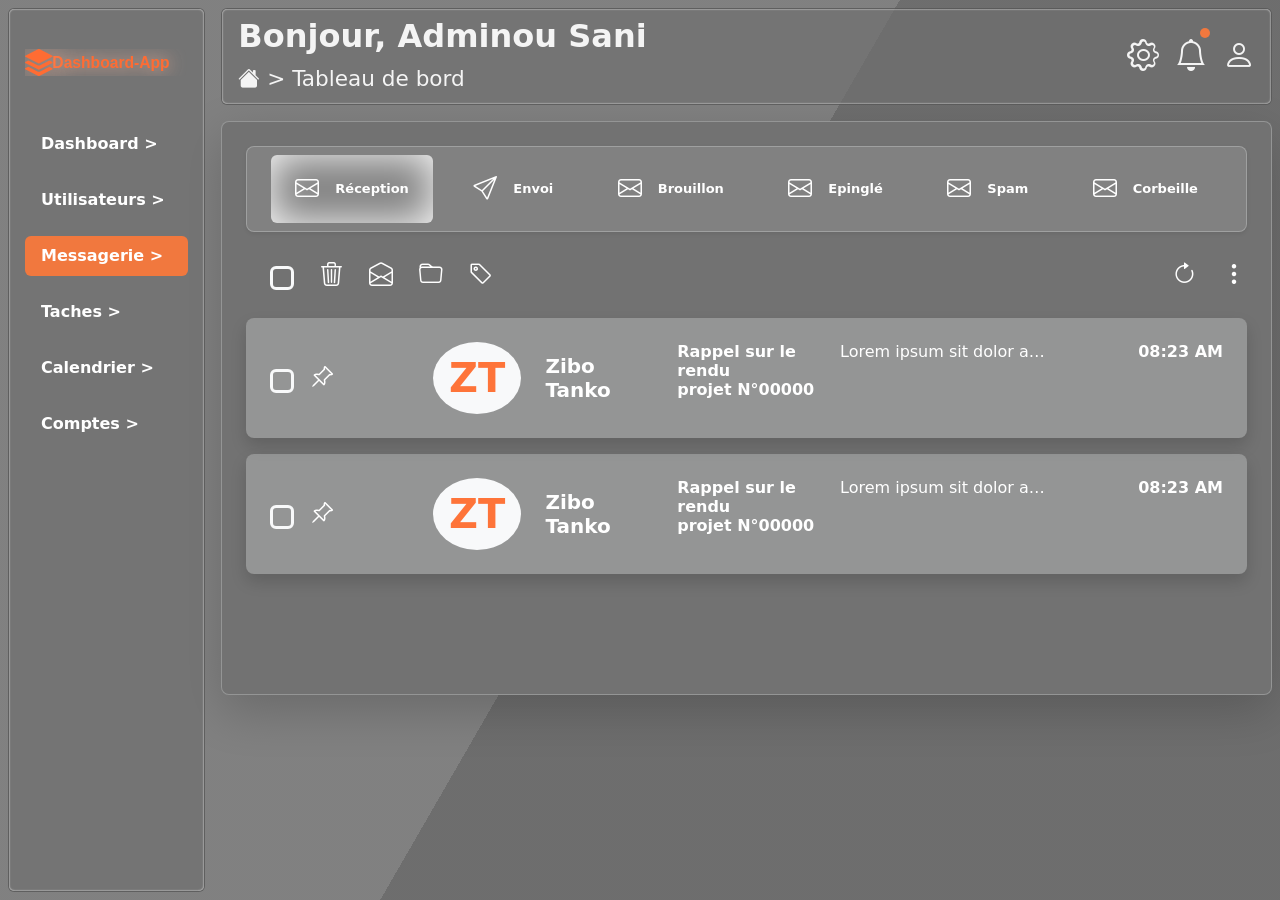
<file: messagerie.html>
<!doctype html>
<html lang="fr">

<head>
  <meta charset="utf-8">
  <meta name="viewport" content="width=device-width, initial-scale=1">
  <title>Messagerie</title>
  <link href="https://cdn.jsdelivr.net/npm/bootstrap@5.3.3/dist/css/bootstrap.min.css" rel="stylesheet">
  <link href="https://cdn.jsdelivr.net/npm/bootstrap-icons@1.11.3/font/bootstrap-icons.css" rel="stylesheet">
  <link rel="stylesheet" href="messagerie.css">
</head>

<body>
  <div class="bg"></div>
  <div class="bg bg2"></div>
  <div class="bg bg3"></div>
  <main class="container-fluid min-vh-100 p-2">
    <div class="row g-3 min-vh-100">
      <div class="col-12 d-lg-none">
        <input type="checkbox" class="btn-check" id="sidebarToggle" autocomplete="off">
        <label class="btn app-card w-100 d-flex align-items-center justify-content-center gap-2" for="sidebarToggle"
          data-bs-toggle="collapse" data-bs-target="#asideMenu" role="button">
          <i class="bi bi-list fs-4"></i>
          <span class="fw-semibold">Menu</span>
        </label>
      </div>
      <aside class="col-12 col-lg-2 collapse d-lg-block" id="asideMenu">
        <div class="card app-card sidebar h-100">
          <div class="card-body mt-4">
            <div class="brand mb-5" href="#">
              <img src="/images/Logo.svg" alt="" style="width: 100%;">
            </div>

            <nav class="nav flex-column gap-3">
              <a class="nav-link text-nowrap" href="dashboard.html">Dashboard &gt;</a>
              <a class="nav-link  text-nowrap" href="utilisateur.html">Utilisateurs &gt;</a>
              <a class="nav-link active text-nowrap" href="messagerie.html">Messagerie &gt;</a>
              <a class="nav-link text-nowrap" href="tache.html">Taches &gt;</a>
              <a class="nav-link text-nowrap" href="#">Calendrier &gt;</a>
              <a class="nav-link text-nowrap" href="compte.html">Comptes &gt;</a>
            </nav>
          </div>
        </div>
      </aside>

      <section class="col-12 col-lg-10">
        <div class="card app-card topbar mb-3">
          <div class="card-body d-flex align-items-center justify-content-between py-2">
            <div>
              <h1 class="mb-2">Bonjour, Adminou Sani</h1>
              <p class="breadcrumb-line mb-0"><i class="bi bi-house-fill"></i> &gt; Tableau de bord</p>
            </div>
            <div class="d-flex align-items-center gap-3 top-icons">
              <i class="bi bi-gear"></i>
              <span class="bell-wrap"><i class="bi bi-bell"></i><span class="dot"></span></span>
              <i class="bi bi-person"></i>
            </div>
          </div>
        </div>

        <div
          class="container-fluid rounded-3 border border-light border-opacity-25 shadow-lg bg-opacity-50 p-3 p-xl-4 div-bg">
          <div
            class="navbar-expand-lg rounded-3 border border-light border-opacity-25 bg-opacity-50 shadow-sm mb-4 px-4 py-2 div-bV">

            <ul class="nav nav-pills w-100 justify-content-between align-items-center gap-3" id="message-nav"
              role="tablist">
              <li class="nav-item" role="presentation">
                <button class="nav-link active text-white tail-nav fw-bold p-3 px-4" id="pills-home-tab"
                  data-bs-toggle="pill" data-bs-target="#pills-home" type="button" role="tab" aria-controls="pills-home"
                  aria-selected="true">
                  <i class="bi bi-envelope fs-4 align-middle me-3"></i>Réception
                </button>
              </li>
              <li class="nav-item">
                <button class="nav-link text-white fw-bold tail-nav p-3 px-4 " id="pills-profile-tab"
                  data-bs-toggle="pill" data-bs-target="#pills-profile" type="button" role="tab"
                  aria-controls="pills-profile" aria-selected="false">
                  <i class="bi bi-send fs-4 align-middle me-3"></i>Envoi
                </button>
              </li>
              <li class="nav-item" role="presentation">
                <button class="nav-link text-white fw-bold tail-nav p-3 px-4" href="#" id="pills-contact-tab"
                  data-bs-toggle="pill" data-bs-target="#pills-contact" type="button" role="tab"
                  aria-controls="pills-contact" aria-selected="false">
                  <i class="bi bi-envelope fs-4 align-middle me-3"></i>Brouillon
                </button>
              </li>
              <li class="nav-item" role="presentation">
                <button class="nav-link text-white fw-bold tail-nav p-3 px-4" id="pills-contact-tab"
                  data-bs-toggle="pill" data-bs-target="#pills-contact" type="button" role="tab"
                  aria-controls="pills-contact" aria-selected="false">
                  <i class="bi bi-envelope fs-4 align-middle me-3"></i>Epinglé
                </button>
              </li>
              <li class="nav-item" role="presentation">
                <button class="nav-link text-white fw-bold tail-nav p-3 px-4" id="pills-contact-spam"
                  data-bs-toggle="pill" data-bs-target="#pills-contact" type="button" role="tab"
                  aria-controls="pills-contact" aria-selected="false">
                  <i class="bi bi-envelope fs-4 align-middle me-3"></i>Spam
                </button>
              </li>
              <li class="nav-item" role="presentation">
                <button class="nav-link text-white fw-bold tail-nav p-3 px-4" id="pills-contact-corbeolle"
                  data-bs-toggle="pill" data-bs-target="#pills-contact" type="button" role="tab"
                  aria-controls="pills-contact" aria-selected="false">
                  <i class="bi bi-envelope fs-4 align-middle me-3"></i>Corbeille
                </button>
              </li>
            </ul>
          </div>
          <div class="tab-content" id="pills-tabContent">
            <div class="tab-pane fade show active" id="pills-home" role="tabpanel" aria-labelledby="pills-home-tab">
              <div class="row align-items-center mb-4 gy-3 ">
                <div class="col-12 col-lg">
                  <div class="d-flex align-items-center gap-4 fs-1 px-4">
                    <input class="form-check-input bg-transparent border-light border-3 fs-4 " type="checkbox"
                      aria-label="Tout sélectionner">
                    <button class="btn btn-link text-white p-0 fs-4"><i class="bi bi-trash3"></i></button>
                    <button class="btn btn-link text-white p-0 fs-4"><i class="bi bi-envelope-open"></i></button>
                    <button class="btn btn-link text-white p-0 fs-4"><i class="bi bi-folder"></i></button>
                    <button class="btn btn-link text-white p-0 fs-4"><i class="bi bi-tag"></i></button>
                  </div>
                </div>
                <div class="col-12 col-lg-auto">
                  <div class="d-flex justify-content-lg-end gap-4 fs-1">
                    <button class="btn btn-link text-white p-0 fs-4"><i class="bi bi-arrow-clockwise"></i></button>
                    <button class="btn btn-link text-white p-0 fs-4"><i class="bi bi-three-dots-vertical"></i></button>
                  </div>
                </div>
              </div>

              <div class="vstack gap-3">
                <article class="card text-white border-0 rounded-3 shadow bg-light bg-opacity-25">
                  <div class="card-body py-4 px-4">
                    <div class="row g-4">
                      <div
                        class="col-12 col-md-2 d-flex align-items-center justify-content-start gap-3 text-center fs-1">
                        <input class="form-check-input bg-transparent border-light border-3 fs-4" type="checkbox"
                          aria-label="Tout sélectionner"> <i class="bi bi-pin-angle fs-4"></i>
                      </div>
                      <div class="col-12 col-md-3 d-flex align-items-center gap-4">
                        <span
                          class="color_C d-flex align-items-center justify-content-center bg-light rounded-circle fw-bold display-6 p-3 lh-1">ZT</span>
                        <h2 class="h5 fw-bold mb-0">Zibo Tanko</h2>
                      </div>
                      <div class="col-12 col-md-2 fw-bold h6">
                        Rappel sur le rendu <br>projet N°00000
                      </div>
                      <div class="col-12 col-md-3 h6 text-truncate">
                        Lorem ipsum sit dolor amet, lorem ipsu...
                      </div>
                      <div class="col-12 col-md-2 text-md-end fw-bold h6">
                        08:23 AM
                      </div>
                    </div>
                  </div>
                </article>
                <article class="card text-white border-0 rounded-3 shadow bg-light bg-opacity-25">
                  <div class="card-body py-4 px-4">
                    <div class="row g-4">
                      <div
                        class="col-12 col-md-2 d-flex align-items-center justify-content-start gap-3 text-center fs-4">
                        <input class="form-check-input bg-transparent border-light border-3" type="checkbox"
                          aria-label="Tout sélectionner"> <i class="bi bi-pin-angle fs-4"></i>
                      </div>
                      <div class="col-12 col-md-3 d-flex align-items-center gap-4">
                        <span
                          class="color_C d-flex align-items-center justify-content-center bg-light rounded-circle fw-bold display-6 p-3 lh-1">ZT</span>
                        <h2 class="h5 fw-bold mb-0">Zibo Tanko</h2>
                      </div>
                      <div class="col-12 col-md-2 fw-bold h6">
                        Rappel sur le rendu <br>projet N°00000
                      </div>
                      <div class="col-12 col-md-3 h6 text-truncate">
                        Lorem ipsum sit dolor amet, lorem ipsu...
                      </div>
                      <div class="col-12 col-md-2 text-md-end fw-bold h6">
                        08:23 AM
                      </div>
                    </div>
                  </div>
                </article>

              </div>
            </div>
            <div class="tab-pane fade" id="pills-profile" role="tabpanel" aria-labelledby="pills-profile-tab">
              <div class="row align-items-center mb-4 gy-3 px-4">
                <div class="col-12 col-lg">
                  <div class="d-flex align-items-center gap-4 fs-1">
                    <input class="form-check-input bg-transparent border-light border-3 fs-4" type="checkbox"
                      aria-label="Tout sélectionner">
                    <button class="btn btn-link text-white p-0 fs-4"><i class="bi bi-trash3"></i></button>
                    <button class="btn btn-link text-white p-0 fs-4"><i class="bi bi-envelope-open"></i></button>
                    <button class="btn btn-link text-white p-0 fs-4"><i class="bi bi-folder"></i></button>
                    <button class="btn btn-link text-white p-0 fs-4"><i class="bi bi-tag"></i></button>
                  </div>
                </div>
                <div class="col-12 col-lg-auto">
                  <div class="d-flex justify-content-lg-end gap-4 fs-4">
                    <button class="btn btn-link text-white p-0 fs-4"><i class="bi bi-arrow-clockwise"></i></button>
                    <button class="btn btn-link text-white p-0 fs-4"><i class="bi bi-three-dots-vertical"></i></button>
                  </div>
                </div>
              </div>

              <div class="vstack gap-3">
                <article class="card text-white border-0 rounded-3 shadow bg-light bg-opacity-25">
                  <div class="card-body py-4 px-4">
                    <div class="row g-4">
                      <div
                        class="col-12 col-md-2 d-flex align-items-center justify-content-start gap-3 text-center fs-1">
                        <input class="form-check-input bg-transparent border-light border-3 fs-4" type="checkbox"
                          aria-label="Tout sélectionner"> <i class="bi bi-pin-angle fs-4"></i>
                      </div>
                      <div class="col-12 col-md-3 d-flex align-items-center gap-4">
                        <span
                          class="color_C d-flex align-items-center justify-content-center bg-light rounded-circle fw-bold display-6 p-3 lh-1">AS</span>
                        <h2 class="h5 fw-bold mb-0">Adminou sani</h2>
                      </div>
                      <div class="col-12 col-md-2 fw-bold h6">
                        Rappel sur le rendu <br>projet N°00000
                      </div>
                      <div class="col-12 col-md-3 h6 text-truncate">
                        Lorem ipsum sit dolor amet, lorem ipsu...
                      </div>
                      <div class="col-12 col-md-2 text-md-end fw-bold h6">
                        08:23 AM
                      </div>
                    </div>
                  </div>
                </article>

              </div>
            </div>
            <div class="tab-pane fade" id="pills-contact" role="tabpanel" aria-labelledby="pills-contact-tab">


            </div>

            <div class="tab-pane fade" id="pills-contact-spam" role="tabpanel" aria-labelledby="pills-contact-tab">

            </div>
            <div class="tab-pane fade" id="pills-contact-corbeolle" role="tabpanel" aria-labelledby="pills-contact-tab">

            </div>
          </div>












          <div class="py-5"></div>
        </div>
      </section>
    </div>
  </main>
</body>
<script src="https://cdn.jsdelivr.net/npm/bootstrap@5.3.3/dist/js/bootstrap.bundle.min.js"></script>

</html>
</file>
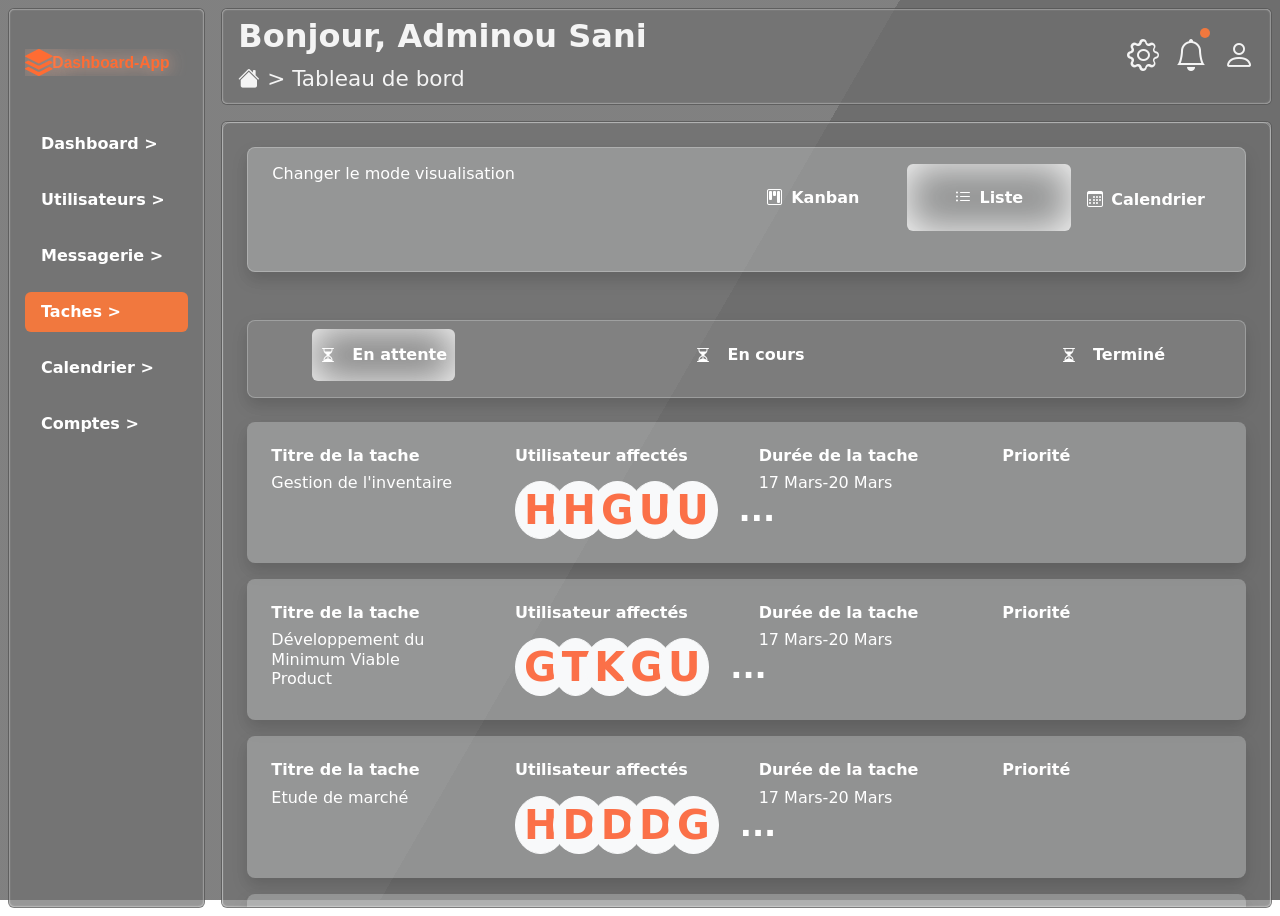
<file: tache.html>
<!doctype html>
<html lang="fr">

<head>
  <meta charset="utf-8">
  <meta name="viewport" content="width=device-width, initial-scale=1">
  <title>Tache</title>
  <link href="https://cdn.jsdelivr.net/npm/bootstrap@5.3.3/dist/css/bootstrap.min.css" rel="stylesheet">
  <link href="https://cdn.jsdelivr.net/npm/bootstrap-icons@1.11.3/font/bootstrap-icons.css" rel="stylesheet">
  <link rel="stylesheet" href="tache.css">
</head>

<body>
  <div class="bg"></div>
  <div class="bg bg2"></div>
  <div class="bg bg3"></div>
  <main class="container-fluid min-vh-100 p-2 ">
    <div class="row g-3 min-vh-100">
      <div class="col-12 d-lg-none">
        <input type="checkbox" class="btn-check" id="sidebarToggle" autocomplete="off">
        <label class="btn app-card w-100 d-flex align-items-center justify-content-center gap-2" for="sidebarToggle"
          data-bs-toggle="collapse" data-bs-target="#asideMenu" role="button">
          <i class="bi bi-list fs-4"></i>
          <span class="fw-semibold">Menu</span>
        </label>
      </div>

      <aside class="col-12 col-lg-2 collapse d-lg-block" id="asideMenu">
        <div class="card app-card sidebar h-100">
          <div class="card-body mt-4">
            <div class="brand mb-5" href="#">
              <img src="/images/Logo.svg" alt="" style="width: 100%;">
            </div>

            <nav class="nav flex-column gap-3">
              <a class="nav-link text-nowrap" href="dashboard.html">Dashboard &gt;</a>
              <a class="nav-link  text-nowrap" href="utilisateur.html">Utilisateurs &gt;</a>
              <a class="nav-link text-nowrap" href="messagerie.html">Messagerie &gt;</a>
              <a class="nav-link active text-nowrap" href="tache.html">Taches &gt;</a>
              <a class="nav-link text-nowrap" href="#">Calendrier &gt;</a>
              <a class="nav-link text-nowrap" href="compte.html">Comptes &gt;</a>
            </nav>
          </div>
        </div>
      </aside>
      <section class="col-12 col-lg-10 d-flex flex-column vh-100 overflow-hidden">
        <div class="card app-card topbar mb-3">
          <div class="card-body d-flex align-items-center justify-content-between py-2">
            <div>
              <h1 class="mb-2">Bonjour, Adminou Sani</h1>
              <p class="breadcrumb-line mb-0"><i class="bi bi-house-fill"></i> &gt; Tableau de bord</p>
            </div>
            <div class="d-flex align-items-center gap-3 top-icons">
              <i class="bi bi-gear"></i>
              <span class="bell-wrap"><i class="bi bi-bell"></i><span class="dot"></span></span>
              <i class="bi bi-person"></i>
            </div>
          </div>
        </div>

        <div class="card app-card main-panel lex-grow-1 overflow-auto min-h-0">
          <div
            class="container-fluid rounded-3 border border-light border-opacity-25 shadow-lg bg-opacity-50 p-3 p-xl-4 color-main">
            <div class="card text-white border-light border-opacity-25 rounded-3 shadow bg-light bg-opacity-25 mb-5">
              <div class="card-body py-3 px-3 px-lg-4">
                <div class="row g-3">
                  <div class="col-12 col-lg">
                    <h1 class="h6  mb-0">Changer le mode visualisation</h1>
                  </div>
                  <div class="col-12 col-lg-auto">
                    <nav class="nav justify-content-lg-end align-items-center gap-3" id="message-nav">
                      <ul class="nav nav-pills mb-3" id="pills-tab" role="tablist">
                        <li class="nav-item " role="presentation">
                          <button class="nav-link text-white fw-bold py-4  px-5 h6" id="pills-home-tab"
                            data-bs-toggle="pill" data-bs-target="#pills-home" type="button" role="tab"
                            aria-controls="pills-home" aria-selected="true"><i
                              class="bi bi-kanban me-2 "></i>Kanban</button>
                        </li>
                        <li class="nav-item" role="presentation">
                          <button class="nav-link active text-white fw-bold h6 py-4  px-5 " id="pills-profile-tab"
                            data-bs-toggle="pill" data-bs-target="#pills-profile" type="button" role="tab"
                            aria-controls="pills-profile" aria-selected="false"><i
                              class="bi bi-list-ul me-2"></i>Liste</button>
                        </li>
                        <li class="nav-item" role="presentation">
                          <button class="nav-link py-4 " id="pills-contact-tab" data-bs-toggle="pill"
                            data-bs-target="#pills-contact" type="button" role="tab" aria-controls="pills-contact"
                            aria-selected="false"><i class="bi bi-calendar3 me-2"></i>Calendrier</button>
                        </li>
                      </ul>
                    </nav>
                  </div>
                </div>
              </div>
            </div>


            <div class="tab-content" id="pills-tabContent">
              <div class="tab-pane fade" id="pills-home" role="tabpanel" aria-labelledby="pills-home-tab">

                <div class="vstack gap-3">
                  <div class="row g-4">

                    <div class="col-12 col-md-4">
                      <div class="rounded-3 p-3 bg-color bg-opacity-75 text-white h-100 ">
                        <h5 class="h3 mb-3 d-flex align-items-center"><i
                            class="bi bi-hourglass-split me-2 fs-1"></i>Taches en attente</h5>

                        <div class="card bg-seco text-white border-0 rounded-3 mb-3">
                          <div class="card-body">
                            <h6 class="h5 card-title fw-semibold">Gestion de l'inventaire</h6>
                            <div class="d-flex align-items-center mb-2 overflow-x-auto" >
                              <i class="bi bi-people-fill me-2 fs-1"></i>
                              <div class="d-flex align-items-center">
                                <span
                                  class="badge rounded-circle bg-light text-color fs-1 p-1 border border-light">H</span>
                                <span
                                  class="badge rounded-circle bg-light text-color fs-1 p-1 border border-light overlap-circle">H</span>
                                <span
                                  class="badge rounded-circle bg-light text-color fs-1 p-1 border border-light overlap-circle">G</span>
                                <span
                                  class="badge rounded-circle bg-light text-color fs-1 p-1 border border-light overlap-circle">U</span>
                                <span
                                  class="badge rounded-circle bg-light text-color fs-1 p-1 border border-light overlap-circle">U</span>
                                <span class="badge rounded-pill text-white fs-2">...</span>
                              </div>
                            </div>
                            <p class="mb-1 text-light"><i class="bi bi-calendar3 me-2 fs-1"></i>17 Mars - 20 Mars</p>
                            <p class="mb-0 text-light"><i class="bi bi-bookmark-fill me-2 fs-1"></i>Ordre de priorité
                            </p>
                          </div>
                        </div>

                        <div class="card bg-seco text-white border-0 rounded-3 mb-3">
                          <div class="card-body">
                            <h6 class="h5 card-title fw-semibold">Développement du Minimum Viable Product</h6>
                            <div class="d-flex align-items-center mb-2 overflow-x-auto">
                              <i class="bi bi-people-fill me-2 fs-1"></i>
                              <div class="d-flex align-items-center">
                                <span
                                  class="badge rounded-circle bg-light text-color fs-1 p-1 border border-light">G</span>
                                <span
                                  class="badge rounded-circle bg-light text-color fs-1 p-1 border border-light overlap-circle">T</span>
                                <span
                                  class="badge rounded-circle bg-light text-color fs-1 p-1 border border-light overlap-circle">K</span>
                                <span
                                  class="badge rounded-circle bg-light text-color fs-1 p-1 border border-light overlap-circle">G</span>
                                <span
                                  class="badge rounded-circle bg-light text-color fs-1 p-1 border border-light overlap-circle">K</span>
                                <span class="badge rounded-pill text-white fs-2">...</span>
                              </div>
                            </div>
                            <p class="mb-1 text-light"><i class="bi bi-calendar3 me-2 fs-1"></i>17 Mars - 20 Mars</p>
                            <p class="mb-0 text-light"><i class="bi bi-bookmark-fill me-2 fs-1"></i>Ordre de priorité
                            </p>
                          </div>
                        </div>

                        <div class="card bg-seco text-white border-0 rounded-3 mb-3">
                          <div class="card-body">
                            <h6 class="h5 card-title fw-semibold">Gestion de l'inventaire</h6>
                            <div class="d-flex align-items-center mb-2 overflow-x-auto">
                              <i class="bi bi-people-fill me-2 fs-1"></i>
                              <div class="d-flex align-items-center">
                                <span
                                  class="badge rounded-circle bg-light text-color fs-1 p-1 border border-light">H</span>
                                <span
                                  class="badge rounded-circle bg-light text-color fs-1 p-1 border border-light overlap-circle">H</span>
                                <span
                                  class="badge rounded-circle bg-light text-color fs-1 p-1 border border-light overlap-circle">G</span>
                                <span
                                  class="badge rounded-circle bg-light text-color fs-1 p-1 border border-light overlap-circle">U</span>
                                <span
                                  class="badge rounded-circle bg-light text-color fs-1 p-1 border border-light overlap-circle">U</span>
                                <span class="badge rounded-pill text-white fs-2">...</span>
                              </div>
                            </div>
                            <p class="mb-1 text-light"><i class="bi bi-calendar3 me-2 fs-1"></i>17 Mars - 20 Mars</p>
                            <p class="mb-0 text-light"><i class="bi bi-bookmark-fill me-2 fs-1"></i>Ordre de priorité
                            </p>
                          </div>
                        </div>

                        <div class="card bg-seco text-white border-0 rounded-3 mb-3">
                          <div class="card-body">
                            <h6 class="h5 card-title fw-semibold">Développement du Minimum Viable Product</h6>
                            <div class="d-flex align-items-center mb-2 overflow-x-auto">
                              <i class="bi bi-people-fill me-2 fs-1"></i>
                              <div class="d-flex align-items-center">
                                <span
                                  class="badge rounded-circle bg-light text-color fs-1 p-1 border border-light">G</span>
                                <span
                                  class="badge rounded-circle bg-light text-color fs-1 p-1 border border-light overlap-circle">T</span>
                                <span
                                  class="badge rounded-circle bg-light text-color fs-1 p-1 border border-light overlap-circle">K</span>
                                <span
                                  class="badge rounded-circle bg-light text-color fs-1 p-1 border border-light overlap-circle">G</span>
                                <span
                                  class="badge rounded-circle bg-light text-color fs-1 p-1 border border-light overlap-circle">K</span>
                                <span class="badge rounded-pill text-white fs-2">...</span>
                              </div>
                            </div>
                            <p class="mb-1 text-light"><i class="bi bi-calendar3 me-2 fs-1"></i>17 Mars - 20 Mars</p>
                            <p class="mb-0 text-light"><i class="bi bi-bookmark-fill me-2 fs-1"></i>Ordre de priorité
                            </p>
                          </div>
                        </div>

                        <div class="card bg-seco text-white border-0 rounded-3 mb-3">
                          <div class="card-body">
                            <h6 class="h5 card-title fw-semibold">Gestion de l'inventaire</h6>
                            <div class="d-flex align-items-center mb-2 overflow-x-auto">
                              <i class="bi bi-people-fill me-2 fs-1"></i>
                              <div class="d-flex align-items-center">
                                <span
                                  class="badge rounded-circle bg-light text-color fs-1 p-1 border border-light">H</span>
                                <span
                                  class="badge rounded-circle bg-light text-color fs-1 p-1 border border-light overlap-circle">H</span>
                                <span
                                  class="badge rounded-circle bg-light text-color fs-1 p-1 border border-light overlap-circle">G</span>
                                <span
                                  class="badge rounded-circle bg-light text-color fs-1 p-1 border border-light overlap-circle">U</span>
                                <span
                                  class="badge rounded-circle bg-light text-color fs-1 p-1 border border-light overlap-circle">U</span>
                                <span class="badge rounded-pill text-white fs-2">...</span>
                              </div>
                            </div>
                            <p class="mb-1 text-light"><i class="bi bi-calendar3 me-2 fs-1"></i>17 Mars - 20 Mars</p>
                            <p class="mb-0 text-light"><i class="bi bi-bookmark-fill me-2 fs-1"></i>Ordre de priorité
                            </p>
                          </div>
                        </div>

                        <div class="card bg-seco text-white border-0 rounded-3 mb-3">
                          <div class="card-body">
                            <h6 class="h5 card-title fw-semibold">Développement du Minimum Viable Product</h6>
                            <div class="d-flex align-items-center mb-2 overflow-x-auto">
                              <i class="bi bi-people-fill me-2 fs-1"></i>
                              <div class="d-flex align-items-center">
                                <span
                                  class="badge rounded-circle bg-light text-color fs-1 p-1 border border-light">G</span>
                                <span
                                  class="badge rounded-circle bg-light text-color fs-1 p-1 border border-light overlap-circle">T</span>
                                <span
                                  class="badge rounded-circle bg-light text-color fs-1 p-1 border border-light overlap-circle">K</span>
                                <span
                                  class="badge rounded-circle bg-light text-color fs-1 p-1 border border-light overlap-circle">G</span>
                                <span
                                  class="badge rounded-circle bg-light text-color fs-1 p-1 border border-light overlap-circle">K</span>
                                <span class="badge rounded-pill text-white fs-2">...</span>
                              </div>
                            </div>
                            <p class="mb-1 text-light"><i class="bi bi-calendar3 me-2 fs-1"></i>17 Mars - 20 Mars</p>
                            <p class="mb-0 text-light"><i class="bi bi-bookmark-fill me-2 fs-1"></i>Ordre de priorité
                            </p>
                          </div>
                        </div>
                      </div>
                    </div>

                    <div class="col-12 col-md-4">
                      <div class="rounded-3 p-3 bg-color bg-opacity-75 text-white h-100">
                        <h5 class="h3 d-flex align-items-center mb-3"><i
                            class="bi bi-hourglass-split me-2 fs-1"></i>Taches en cours</h5>
                        <div class="card bg-seco text-white border-0 rounded-3 mb-3">
                          <div class="card-body">
                            <h6 class="h5 card-title fw-semibold">Mise en place du système d'accomptat</h6>
                            <div class="d-flex align-items-center mb-2 overflow-x-auto">
                              <i class="bi bi-people-fill me-2 fs-1"></i>
                              <div class="d-flex align-items-center">
                                <span
                                  class="badge rounded-circle bg-light text-color fs-1 p-1 border border-light">H</span>
                                <span
                                  class="badge rounded-circle bg-light text-color fs-1 p-1 border border-light overlap-circle">D</span>
                                <span
                                  class="badge rounded-circle bg-light text-color fs-1 p-1 border border-light overlap-circle">D</span>
                                <span
                                  class="badge rounded-circle bg-light text-color fs-1 p-1 border border-light overlap-circle">D</span>
                                <span
                                  class="badge rounded-circle bg-light text-color fs-1 p-1 border border-light overlap-circle">D</span>
                                <span class="badge rounded-pill text-white fs-2">...</span>
                              </div>
                            </div>
                            <p class="mb-1 text-light"><i class="bi bi-calendar3 me-2 fs-1"></i>17 Mars - 20 Mars</p>
                            <p class="mb-0 text-light"><i class="bi bi-bookmark-fill me-2 fs-1"></i>Ordre de priorité
                            </p>
                          </div>
                        </div>

                        <div class="card bg-seco text-white border-0 rounded-3 mb-3">
                          <div class="card-body">
                            <h6 class="h5 card-title fw-semibold">Test du Minimum Viable Product</h6>
                            <div class="d-flex align-items-center mb-2 overflow-x-auto">
                              <i class="bi bi-people-fill me-2 fs-1"></i>
                              <div class="d-flex align-items-center">
                                <span
                                  class="badge rounded-circle bg-light text-color fs-1 p-1 border border-light">H</span>
                                <span
                                  class="badge rounded-circle bg-light text-color fs-1 p-1 border border-light overlap-circle">G</span>
                                <span
                                  class="badge rounded-circle bg-light text-color fs-1 p-1 border border-light overlap-circle">G</span>
                                <span
                                  class="badge rounded-circle bg-light text-color fs-1 p-1 border border-light overlap-circle">U</span>
                                <span
                                  class="badge rounded-circle bg-light text-color fs-1 p-1 border border-light overlap-circle">U</span>
                                <span class="badge rounded-pill text-white fs-2">...</span>
                              </div>
                            </div>
                            <p class="mb-1 text-light"><i class="bi bi-calendar3 me-2 fs-1"></i>17 Mars - 20 Mars</p>
                            <p class="mb-0 text-light"><i class="bi bi-bookmark-fill me-2 fs-1"></i>Ordre de priorité
                            </p>
                          </div>
                        </div>
                      </div>
                    </div>

                    <div class="col-12 col-md-4">
                      <div class="rounded-3 p-3 bg-color bg-opacity-75 text-white h-100">
                        <h5 class="h3 d-flex align-items-center mb-3"><i
                            class="bi bi-hourglass-split me-2 fs-1"></i>Taches terminés</h5>

                        <div class="card bg-seco text-white border-0 rounded-3 mb-3">
                          <div class="card-body">
                            <h6 class="h5 card-title fw-semibold">Gestion de la communication</h6>
                            <div class="d-flex align-items-center mb-2 overflow-x-auto">
                              <i class="bi bi-people-fill me-2 fs-1"></i>
                              <div class="d-flex align-items-center">
                                <span
                                  class="badge rounded-circle bg-light text-color fs-1 p-1 border border-light">D</span>
                                <span
                                  class="badge rounded-circle bg-light text-color fs-1 p-1 border border-light overlap-circle">S</span>
                                <span
                                  class="badge rounded-circle bg-light text-color fs-1 p-1 border border-light overlap-circle">D</span>
                                <span
                                  class="badge rounded-circle bg-light text-color fs-1 p-1 border border-light overlap-circle">K</span>
                                <span
                                  class="badge rounded-circle bg-light text-color fs-1 p-1 border border-light overlap-circle">D</span>
                                <span class="badge rounded-pill text-white fs-2">...</span>
                              </div>
                            </div>
                            <p class="mb-1 text-light"><i class="bi bi-calendar3 me-2 fs-1"></i>17 Mars - 20 Mars</p>
                            <p class="mb-0 text-light"><i class="bi bi-bookmark-fill me-2 fs-1"></i>Ordre de priorité
                            </p>
                          </div>
                        </div>

                        <div class="card bg-seco text-white border-0 rounded-3 mb-3">
                          <div class="card-body">
                            <h6 class="h5 card-title fw-semibold">Réunion Marketting</h6>
                            <div class="d-flex align-items-center mb-2 overflow-x-auto">
                              <i class="bi bi-people-fill me-2 fs-1"></i>
                              <div class="d-flex align-items-center">
                                <span
                                  class="badge rounded-circle bg-light text-color fs-1 p-1 border border-light">D</span>
                                <span
                                  class="badge rounded-circle bg-light text-color fs-1 p-1 border border-light overlap-circle">G</span>
                                <span
                                  class="badge rounded-circle bg-light text-color fs-1 p-1 border border-light overlap-circle">D</span>
                                <span
                                  class="badge rounded-circle bg-light text-color fs-1 p-1 border border-light overlap-circle">U</span>
                                <span
                                  class="badge rounded-circle bg-light text-color fs-1 p-1 border border-light overlap-circle">U</span>
                                <span class="badge rounded-pill text-white fs-2">...</span>
                              </div>
                            </div>
                            <p class="mb-1 text-light"><i class="bi bi-calendar3 me-2 fs-1"></i>17 Mars - 20 Mars</p>
                            <p class="mb-0 text-light"><i class="bi bi-bookmark-fill me-2 fs-1"></i>Ordre de priorité
                            </p>
                          </div>
                        </div>

                        <div class="card bg-seco text-white border-0 rounded-3 mb-3">
                          <div class="card-body">
                            <h6 class="h5 card-title fw-semibold">Gestion de la communication</h6>
                            <div class="d-flex align-items-center mb-2 overflow-x-auto">
                              <i class="bi bi-people-fill me-2 fs-1"></i>
                              <div class="d-flex align-items-center">
                                <span
                                  class="badge rounded-circle bg-light text-color fs-1 p-1 border border-light">D</span>
                                <span
                                  class="badge rounded-circle bg-light text-color fs-1 p-1 border border-light overlap-circle">S</span>
                                <span
                                  class="badge rounded-circle bg-light text-color fs-1 p-1 border border-light overlap-circle">D</span>
                                <span
                                  class="badge rounded-circle bg-light text-color fs-1 p-1 border border-light overlap-circle">K</span>
                                <span
                                  class="badge rounded-circle bg-light text-color fs-1 p-1 border border-light overlap-circle">D</span>
                                <span class="badge rounded-pill text-white fs-2">...</span>
                              </div>
                            </div>
                            <p class="mb-1 text-light"><i class="bi bi-calendar3 me-2 fs-1"></i>17 Mars - 20 Mars</p>
                            <p class="mb-0 text-light"><i class="bi bi-bookmark-fill me-2 fs-1"></i>Ordre de priorité
                            </p>
                          </div>
                        </div>

                        <div class="card bg-seco text-white border-0 rounded-3 mb-3">
                          <div class="card-body">
                            <h6 class="h5 card-title fw-semibold">Réunion Marketting</h6>
                            <div class="d-flex align-items-center mb-2 overflow-x-auto">
                              <i class="bi bi-people-fill me-2 fs-1"></i>
                              <div class="d-flex align-items-center">
                                <span
                                  class="badge rounded-circle bg-light text-color fs-1 p-1 border border-light">D</span>
                                <span
                                  class="badge rounded-circle bg-light text-color fs-1 p-1 border border-light overlap-circle">G</span>
                                <span
                                  class="badge rounded-circle bg-light text-color fs-1 p-1 border border-light overlap-circle">D</span>
                                <span
                                  class="badge rounded-circle bg-light text-color fs-1 p-1 border border-light overlap-circle">U</span>
                                <span
                                  class="badge rounded-circle bg-light text-color fs-1 p-1 border border-light overlap-circle">U</span>
                                <span class="badge rounded-pill text-white fs-2">...</span>
                              </div>
                            </div>
                            <p class="mb-1 text-light"><i class="bi bi-calendar3 me-2 fs-1"></i>17 Mars - 20 Mars</p>
                            <p class="mb-0 text-light"><i class="bi bi-bookmark-fill me-2 fs-1"></i>Ordre de priorité
                            </p>
                          </div>
                        </div>

                        <div class="card bg-seco text-white border-0 rounded-3 mb-3">
                          <div class="card-body">
                            <h6 class="h5 card-title fw-semibold">Gestion de la communication</h6>
                            <div class="d-flex align-items-center mb-2 overflow-x-auto">
                              <i class="bi bi-people-fill me-2 fs-1"></i>
                              <div class="d-flex align-items-center">
                                <span
                                  class="badge rounded-circle bg-light text-color fs-1 p-1 border border-light">D</span>
                                <span
                                  class="badge rounded-circle bg-light text-color fs-1 p-1 border border-light overlap-circle">S</span>
                                <span
                                  class="badge rounded-circle bg-light text-color fs-1 p-1 border border-light overlap-circle">D</span>
                                <span
                                  class="badge rounded-circle bg-light text-color fs-1 p-1 border border-light overlap-circle">K</span>
                                <span
                                  class="badge rounded-circle bg-light text-color fs-1 p-1 border border-light overlap-circle">D</span>
                                <span class="badge rounded-pill text-white fs-2">...</span>
                              </div>
                            </div>
                            <p class="mb-1 text-light"><i class="bi bi-calendar3 me-2 fs-1"></i>17 Mars - 20 Mars</p>
                            <p class="mb-0 text-light"><i class="bi bi-bookmark-fill me-2 fs-1"></i>Ordre de priorité
                            </p>
                          </div>
                        </div>

                        <div class="card bg-seco text-white border-0 rounded-3 mb-3">
                          <div class="card-body">
                            <h6 class="h5 card-title fw-semibold">Réunion Marketting</h6>
                            <div class="d-flex align-items-center mb-2 overflow-x-auto">
                              <i class="bi bi-people-fill me-2 fs-1"></i>
                              <div class="d-flex align-items-center">
                                <span
                                  class="badge rounded-circle bg-light text-color fs-1 p-1 border border-light">D</span>
                                <span
                                  class="badge rounded-circle bg-light text-color fs-1 p-1 border border-light overlap-circle">G</span>
                                <span
                                  class="badge rounded-circle bg-light text-color fs-1 p-1 border border-light overlap-circle">D</span>
                                <span
                                  class="badge rounded-circle bg-light text-color fs-1 p-1 border border-light overlap-circle">U</span>
                                <span
                                  class="badge rounded-circle bg-light text-color fs-1 p-1 border border-light overlap-circle">U</span>
                                <span class="badge rounded-pill text-white fs-2">...</span>
                              </div>
                            </div>
                            <p class="mb-1 text-light"><i class="bi bi-calendar3 me-2 fs-1"></i>17 Mars - 20 Mars</p>
                            <p class="mb-0 text-light"><i class="bi bi-bookmark-fill me-2 fs-1"></i>Ordre de priorité
                            </p>
                          </div>
                        </div>
                      </div>
                    </div>
                  </div>
                </div>
              </div>


              <div class="tab-pane fade show active" id="pills-profile" role="tabpanel" aria-labelledby="pills-profile-tab">
                <div class="card text-white border-light border-opacity-25 rounded-3 shadow bg-light bg-opacity-10 mb-4">

                  <div class="card-body py-2" id="message-nav">
                    <ul class="nav d-flex gap-5 justify-content-between align-items-center px-5" id="pills-tab"
                      role="tablist">
                      <li class="nav-item" role="presentation">
                        <button class="nav-link active text-white fw-bold h6  py-3 px-2" id="pills-home-tab"
                          data-bs-toggle="pill" data-bs-target="#pills-home-1" type="button" role="tab"
                          aria-controls="pills-home" aria-selected="true">
                          <i class="bi bi-hourglass-split h6 align-middle me-3"></i>En attente
                        </button>
                      </li>
                      <li class="nav-item" role="presentation">
                        <button class="nav-link  text-white fw-bold h6 py-3" id="pills-profile-tab"
                          data-bs-toggle="pill" data-bs-target="#pills-profile-1" role="tab"
                          aria-controls="pills-profile" type="button" aria-selected="false">
                          <i class="bi bi-hourglass-split  align-middle h6  me-3"></i>En cours
                        </button>
                      </li>
                      <li class="nav-item" role="presentation">
                        <button class="nav-link text-white fw-bold h6 py-3" id="pills-contact-tab" data-bs-toggle="pill"
                          data-bs-target="#pills-contact-1" role="tab" aria-controls="pills-contact" type="button"
                          aria-selected="false">
                          <i class="bi bi-hourglass-split h6 align-middle me-3"></i>Terminé
                        </button>
                      </li>
                    </ul>
                  </div>
                </div>

                <div class="tab-content" id="pills-tabContent">
                  <div class="tab-pane fade show active" id="pills-home-1" role="tabpanel"
                    aria-labelledby="pills-home-tab">
                    <div class="vstack gap-3">
                      <article class="card text-white border-0 rounded-3 shadow bg-light bg-opacity-25">
                        <div class="card-body p-3 p-lg-4">
                          <div class="row g-4">
                            <div class="col-12 col-lg-3">
                              <h2 class="h6 fw-bold mb-2">Titre de la tache</h2>
                              <p class="mb-0 h6">Gestion de l'inventaire</p>
                            </div>
                            <div class="col-12 col-lg-3">
                              <h2 class="h6 fw-bold mb-3">Utilisateur affectés</h2>
                              <div class="d-flex align-items-center">
                                <span
                                  class="badge rounded-circle bg-light text-color fs-1 p-2 border border-light">H</span>
                                <span
                                  class="badge rounded-circle bg-light text-color fs-1 p-2 border border-light overlap-circle">H</span>
                                <span
                                  class="badge rounded-circle bg-light text-color fs-1 p-2 border border-light overlap-circle">G</span>
                                <span
                                  class="badge rounded-circle bg-light text-color fs-1 p-2 border border-light overlap-circle">U</span>
                                <span
                                  class="badge rounded-circle bg-light text-color fs-1 p-2 border border-light overlap-circle">U</span>
                                <span class="badge rounded-pill text-white fs-2">...</span>
                              </div>
                            </div>
                            <div class="col-12 col-lg-3">
                              <h2 class="h6 fw-bold mb-2">Durée de la tache</h2>
                              <p class="h6 mb-0">17 Mars-20 Mars</p>
                            </div>
                            <div class="col-12 col-lg-3">
                              <h2 class="h6 fw-bold mb-0">Priorité</h2>
                            </div>
                          </div>
                        </div>
                      </article>

                      <article class="card text-white border-0 rounded-3 shadow bg-light bg-opacity-25">
                        <div class="card-body p-3 p-lg-4">
                          <div class="row g-4">
                            <div class="col-12 col-lg-3">
                              <h2 class="h6 fw-bold mb-2">Titre de la tache</h2>
                              <p class="h6 mb-0">Développement du Minimum Viable<br>Product</p>
                            </div>
                            <div class="col-12 col-lg-3">
                              <h2 class="h6 fw-bold mb-3">Utilisateur affectés</h2>
                              <div class="d-flex align-items-center">
                                <span
                                  class="badge rounded-circle bg-light text-color fs-1 p-2 border border-light">G</span>
                                <span
                                  class="badge rounded-circle bg-light text-color fs-1 p-2 border border-light overlap-circle">T</span>
                                <span
                                  class="badge rounded-circle bg-light text-color fs-1 p-2 border border-light overlap-circle">K</span>
                                <span
                                  class="badge rounded-circle bg-light text-color fs-1 p-2 border border-light overlap-circle">G</span>
                                <span
                                  class="badge rounded-circle bg-light text-color fs-1 p-2 border border-light overlap-circle">U</span>
                                <span class="badge rounded-pill text-white fs-2">...</span>
                              </div>
                            </div>
                            <div class="col-12 col-lg-3">
                              <h2 class="h6 fw-bold mb-2">Durée de la tache</h2>
                              <p class="h6 mb-0">17 Mars-20 Mars</p>
                            </div>
                            <div class="col-12 col-lg-3">
                              <h2 class="h6 fw-bold mb-0">Priorité</h2>
                            </div>
                          </div>
                        </div>
                      </article>

                      <article class="card text-white border-0 rounded-3 shadow bg-light bg-opacity-25">
                        <div class="card-body p-3 p-lg-4">
                          <div class="row g-4">
                            <div class="col-12 col-lg-3">
                              <h2 class="h6 fw-bold mb-2">Titre de la tache</h2>
                              <p class="h6 mb-0">Etude de marché</p>
                            </div>
                            <div class="col-12 col-lg-3">
                              <h2 class="h6 fw-bold mb-3">Utilisateur affectés</h2>
                              <div class="d-flex align-items-center">
                                <span
                                  class="badge rounded-circle bg-light text-color fs-1 p-2 border border-light">H</span>
                                <span
                                  class="badge rounded-circle bg-light text-color fs-1 p-2 border border-light overlap-circle">D</span>
                                <span
                                  class="badge rounded-circle bg-light text-color fs-1 p-2 border border-light overlap-circle">D</span>
                                <span
                                  class="badge rounded-circle bg-light text-color fs-1 p-2 border border-light overlap-circle">D</span>
                                <span
                                  class="badge rounded-circle bg-light text-color fs-1 p-2 border border-light overlap-circle">G</span>
                                <span class="badge rounded-pill text-white fs-2">...</span>
                              </div>
                            </div>
                            <div class="col-12 col-lg-3">
                              <h2 class="h6 fw-bold mb-2">Durée de la tache</h2>
                              <p class="h6 mb-0">17 Mars-20 Mars</p>
                            </div>
                            <div class="col-12 col-lg-3">
                              <h2 class="h6 fw-bold mb-0">Priorité</h2>
                            </div>
                          </div>
                        </div>
                      </article>


                      <article class="card text-white border-0 rounded-3 shadow bg-light bg-opacity-25">
                        <div class="card-body p-3 p-lg-4">
                          <div class="row g-4">
                            <div class="col-12 col-lg-3">
                              <h2 class="h6 fw-bold mb-2">Titre de la tache</h2>
                              <p class="h6 mb-0">Gestion de l'inventaire</p>
                            </div>
                            <div class="col-12 col-lg-3">
                              <h2 class="h6 fw-bold mb-3">Utilisateur affectés</h2>
                              <div class="d-flex align-items-center">
                                <span
                                  class="badge rounded-circle bg-light text-color fs-1 p-2 border border-light">H</span>
                                <span
                                  class="badge rounded-circle bg-light text-color fs-1 p-2 border border-light overlap-circle">H</span>
                                <span
                                  class="badge rounded-circle bg-light text-color fs-1 p-2 border border-light overlap-circle">G</span>
                                <span
                                  class="badge rounded-circle bg-light text-color fs-1 p-2 border border-light overlap-circle">U</span>
                                <span
                                  class="badge rounded-circle bg-light text-color fs-1 p-2 border border-light overlap-circle">U</span>
                                <span class="badge rounded-pill text-white fs-2">...</span>
                              </div>
                            </div>
                            <div class="col-12 col-lg-3">
                              <h2 class="h6 fw-bold mb-2">Durée de la tache</h2>
                              <p class="fs-5 mb-0">17 Mars-20 Mars</p>
                            </div>
                            <div class="col-12 col-lg-3">
                              <h2 class="h6 fw-bold mb-0">Priorité</h2>
                            </div>
                          </div>
                        </div>
                      </article>

                      <article class="card text-white border-0 rounded-3 shadow bg-light bg-opacity-25">
                        <div class="card-body p-3 p-lg-4">
                          <div class="row g-4">
                            <div class="col-12 col-lg-3">
                              <h2 class="h6 fw-bold mb-2">Titre de la tache</h2>
                              <p class="h6 mb-0">Développement du Minimum Viable<br>Product</p>
                            </div>
                            <div class="col-12 col-lg-3">
                              <h2 class="h6 fw-bold mb-3">Utilisateur affectés</h2>
                              <div class="d-flex align-items-center">
                                <span
                                  class="badge rounded-circle bg-light text-color fs-1 p-2 border border-light">G</span>
                                <span
                                  class="badge rounded-circle bg-light text-color fs-1 p-2 border border-light overlap-circle">T</span>
                                <span
                                  class="badge rounded-circle bg-light text-color fs-1 p-2 border border-light overlap-circle">K</span>
                                <span
                                  class="badge rounded-circle bg-light text-color fs-1 p-2 border border-light overlap-circle">G</span>
                                <span
                                  class="badge rounded-circle bg-light text-color fs-1 p-2 border border-light overlap-circle">U</span>
                                <span class="badge rounded-pill text-white fs-2">...</span>
                              </div>
                            </div>
                            <div class="col-12 col-lg-3">
                              <h2 class="h6 fw-bold mb-2">Durée de la tache</h2>
                              <p class="h6 mb-0">17 Mars-20 Mars</p>
                            </div>
                            <div class="col-12 col-lg-3">
                              <h2 class="h6 fw-bold mb-0">Priorité</h2>
                            </div>
                          </div>
                        </div>
                      </article>

                      <article class="card text-white border-0 rounded-3 shadow bg-light bg-opacity-25">
                        <div class="card-body p-3 p-lg-4">
                          <div class="row g-4">
                            <div class="col-12 col-lg-3">
                              <h2 class="h6 fw-bold mb-2">Titre de la tache</h2>
                              <p class="h6 mb-0">Etude de marché</p>
                            </div>
                            <div class="col-12 col-lg-3">
                              <h2 class="h6 fw-bold mb-3">Utilisateur affectés</h2>
                              <div class="d-flex align-items-center">
                                <span
                                  class="badge rounded-circle bg-light text-color fs-1 p-2 border border-light">H</span>
                                <span
                                  class="badge rounded-circle bg-light text-color fs-1 p-2 border border-light overlap-circle">D</span>
                                <span
                                  class="badge rounded-circle bg-light text-color fs-1 p-2 border border-light overlap-circle">D</span>
                                <span
                                  class="badge rounded-circle bg-light text-color fs-1 p-2 border border-light overlap-circle">D</span>
                                <span
                                  class="badge rounded-circle bg-light text-color fs-1 p-2 border border-light overlap-circle">G</span>
                                <span class="badge rounded-pill text-white fs-2">...</span>
                              </div>
                            </div>
                            <div class="col-12 col-lg-3">
                              <h2 class="h6 fw-bold mb-2">Durée de la tache</h2>
                              <p class="h6 mb-0">17 Mars-20 Mars</p>
                            </div>
                            <div class="col-12 col-lg-3">
                              <h2 class="h6 fw-bold mb-0">Priorité</h2>
                            </div>
                          </div>
                        </div>
                      </article>
                    </div>
                  </div>

                  <div class="tab-pane fade" id="pills-profile-1" role="tabpanel" aria-labelledby="pills-profile-tab">
                    <div class="vstack gap-3">
                      <article class="card text-white border-0 rounded-3 shadow bg-light bg-opacity-25">
                        <div class="card-body p-3 p-lg-4">
                          <div class="row g-4">
                            <div class="col-12 col-lg-3">
                              <h2 class="h4 fw-bold mb-2">Titre de la tache</h2>
                              <p class="fs-4 mb-0">Gestion de l'inventaire</p>
                            </div>
                            <div class="col-12 col-lg-3">
                              <h2 class="h5 fw-bold mb-3">Utilisateur affectés</h2>
                              <div class="d-flex align-items-center">
                                <span
                                  class="badge rounded-circle bg-light text-color fs-1 p-2 border border-light">H</span>
                                <span
                                  class="badge rounded-circle bg-light text-color fs-1 p-2 border border-light overlap-circle">H</span>
                                <span
                                  class="badge rounded-circle bg-light text-color fs-1 p-2 border border-light overlap-circle">D</span>
                                <span
                                  class="badge rounded-circle bg-light text-color fs-1 p-2 border border-light overlap-circle">D</span>
                                <span
                                  class="badge rounded-circle bg-light text-color fs-1 p-2 border border-light overlap-circle">D</span>
                                <span
                                  class="badge rounded-circle bg-light text-color fs-1 p-2 border border-light overlap-circle">M</span>

                                <span class="badge rounded-pill text-white fs-2">...</span>
                              </div>
                            </div>
                            <div class="col-12 col-lg-3">
                              <h2 class="h5 fw-bold mb-2">Durée de la tache</h2>
                              <p class="fs-5 mb-0">17 Mars-20 Mars</p>
                            </div>
                            <div class="col-12 col-lg-3">
                              <h2 class="h5 fw-bold mb-0">Priorité</h2>
                            </div>
                          </div>
                        </div>
                      </article>

                      <article class="card text-white border-0 rounded-3 shadow bg-light bg-opacity-25">
                        <div class="card-body p-3 p-lg-4">
                          <div class="row g-4">
                            <div class="col-12 col-lg-3">
                              <h2 class="h5 fw-bold mb-2">Titre de la tache</h2>
                              <p class="fs-5 mb-0">Développement du Minimum Viable<br>Product</p>
                            </div>
                            <div class="col-12 col-lg-3">
                              <h2 class="h5 fw-bold mb-3">Utilisateur affectés</h2>
                              <div class="d-flex align-items-center">
                                <span
                                  class="badge rounded-circle bg-light text-color fs-1 p-2 border border-light">G</span>
                                <span
                                  class="badge rounded-circle bg-light text-color fs-1 p-2 border border-light overlap-circle">G</span>
                                <span
                                  class="badge rounded-circle bg-light text-color fs-1 p-2 border border-light overlap-circle">G</span>
                                <span
                                  class="badge rounded-circle bg-light text-color fs-1 p-2 border border-light overlap-circle">u</span>
                                <span
                                  class="badge rounded-circle bg-light text-color fs-1 p-2 border border-light overlap-circle">U</span>
                                <span
                                  class="badge rounded-circle bg-light text-color fs-1 p-2 border border-light overlap-circle">U</span>
                                <span class="badge rounded-pill text-white fs-2">...</span>
                              </div>
                            </div>
                            <div class="col-12 col-lg-3">
                              <h2 class="h5 fw-bold mb-2">Durée de la tache</h2>
                              <p class="fs-5 mb-0">17 Mars-20 Mars</p>
                            </div>
                            <div class="col-12 col-lg-3">
                              <h2 class="h5 fw-bold mb-0">Priorité</h2>
                            </div>
                          </div>
                        </div>
                      </article>

                      <article class="card text-white border-0 rounded-3 shadow bg-light bg-opacity-25">
                        <div class="card-body p-3 p-lg-4">
                          <div class="row g-4">
                            <div class="col-12 col-lg-3">
                              <h2 class="h5 fw-bold mb-2">Titre de la tache</h2>
                              <p class="fs-5 mb-0">Etude de marché</p>
                            </div>
                            <div class="col-12 col-lg-3">
                              <h2 class="h5 fw-bold mb-3">Utilisateur affectés</h2>
                              <div class="d-flex align-items-center">
                                <span
                                  class="badge rounded-circle bg-light text-color fs-1 p-2 border border-light">H</span>
                                <span
                                  class="badge rounded-circle bg-light text-color fs-1 p-2 border border-light overlap-circle">G</span>
                                <span
                                  class="badge rounded-circle bg-light text-color fs-1 p-2 border border-light overlap-circle">G</span>
                                <span
                                  class="badge rounded-circle bg-light text-color fs-1 p-2 border border-light overlap-circle">D</span>
                                <span
                                  class="badge rounded-circle bg-light text-color fs-1 p-2 border border-light overlap-circle">U</span>
                                <span
                                  class="badge rounded-circle bg-light text-color fs-1 p-2 border border-light overlap-circle">U</span>
                                <span class="badge rounded-pill text-white fs-2">...</span>
                              </div>
                            </div>
                            <div class="col-12 col-lg-3">
                              <h2 class="h5 fw-bold mb-2">Durée de la tache</h2>
                              <p class="fs-5 mb-0">17 Mars-20 Mars</p>
                            </div>
                            <div class="col-12 col-lg-3">
                              <h2 class="h5 fw-bold mb-0">Priorité</h2>
                            </div>
                          </div>
                        </div>
                      </article>
                      <article class="card text-white border-0 rounded-3 shadow bg-light bg-opacity-25">
                        <div class="card-body p-3 p-lg-4">
                          <div class="row g-4">
                            <div class="col-12 col-lg-3">
                              <h2 class="h4 fw-bold mb-2">Titre de la tache</h2>
                              <p class="fs-4 mb-0">Gestion de l'inventaire</p>
                            </div>
                            <div class="col-12 col-lg-3">
                              <h2 class="h5 fw-bold mb-3">Utilisateur affectés</h2>
                              <div class="d-flex align-items-center">
                                <span
                                  class="badge rounded-circle bg-light text-color fs-1 p-2 border border-light">H</span>
                                <span
                                  class="badge rounded-circle bg-light text-color fs-1 p-2 border border-light overlap-circle">H</span>
                                <span
                                  class="badge rounded-circle bg-light text-color fs-1 p-2 border border-light overlap-circle">G</span>
                                <span
                                  class="badge rounded-circle bg-light text-color fs-1 p-2 border border-light overlap-circle">U</span>
                                <span
                                  class="badge rounded-circle bg-light text-color fs-1 p-2 border border-light overlap-circle">U</span>
                                <span class="badge rounded-pill text-white fs-2">...</span>
                              </div>
                            </div>
                            <div class="col-12 col-lg-3">
                              <h2 class="h5 fw-bold mb-2">Durée de la tache</h2>
                              <p class="fs-5 mb-0">17 Mars-20 Mars</p>
                            </div>
                            <div class="col-12 col-lg-3">
                              <h2 class="h5 fw-bold mb-0">Priorité</h2>
                            </div>
                          </div>
                        </div>
                      </article>

                      <article class="card text-white border-0 rounded-3 shadow bg-light bg-opacity-25">
                        <div class="card-body p-3 p-lg-4">
                          <div class="row g-4">
                            <div class="col-12 col-lg-3">
                              <h2 class="h5 fw-bold mb-2">Titre de la tache</h2>
                              <p class="fs-5 mb-0">Développement du Minimum Viable<br>Product</p>
                            </div>
                            <div class="col-12 col-lg-3">
                              <h2 class="h5 fw-bold mb-3">Utilisateur affectés</h2>
                              <div class="d-flex align-items-center">
                                <span
                                  class="badge rounded-circle bg-light text-color fs-1 p-2 border border-light">G</span>
                                <span
                                  class="badge rounded-circle bg-light text-color fs-1 p-2 border border-light overlap-circle">T</span>
                                <span
                                  class="badge rounded-circle bg-light text-color fs-1 p-2 border border-light overlap-circle">K</span>
                                <span
                                  class="badge rounded-circle bg-light text-color fs-1 p-2 border border-light overlap-circle">G</span>
                                <span
                                  class="badge rounded-circle bg-light text-color fs-1 p-2 border border-light overlap-circle">U</span>
                                <span class="badge rounded-pill text-white fs-2">...</span>
                              </div>
                            </div>
                            <div class="col-12 col-lg-3">
                              <h2 class="h5 fw-bold mb-2">Durée de la tache</h2>
                              <p class="fs-5 mb-0">17 Mars-20 Mars</p>
                            </div>
                            <div class="col-12 col-lg-3">
                              <h2 class="h5 fw-bold mb-0">Priorité</h2>
                            </div>
                          </div>
                        </div>
                      </article>

                      <article class="card text-white border-0 rounded-3 shadow bg-light bg-opacity-25">
                        <div class="card-body p-3 p-lg-4">
                          <div class="row g-4">
                            <div class="col-12 col-lg-3">
                              <h2 class="h5 fw-bold mb-2">Titre de la tache</h2>
                              <p class="fs-5 mb-0">Etude de marché</p>
                            </div>
                            <div class="col-12 col-lg-3">
                              <h2 class="h5 fw-bold mb-3">Utilisateur affectés</h2>
                              <div class="d-flex align-items-center">
                                <span
                                  class="badge rounded-circle bg-light text-color fs-1 p-2 border border-light">H</span>
                                <span
                                  class="badge rounded-circle bg-light text-color fs-1 p-2 border border-light overlap-circle">D</span>
                                <span
                                  class="badge rounded-circle bg-light text-color fs-1 p-2 border border-light overlap-circle">D</span>
                                <span
                                  class="badge rounded-circle bg-light text-color fs-1 p-2 border border-light overlap-circle">D</span>
                                <span
                                  class="badge rounded-circle bg-light text-color fs-1 p-2 border border-light overlap-circle">K</span>
                                <span class="badge rounded-pill text-white fs-2">...</span>
                              </div>
                            </div>
                            <div class="col-12 col-lg-3">
                              <h2 class="h5 fw-bold mb-2">Durée de la tache</h2>
                              <p class="fs-5 mb-0">17 Mars-20 Mars</p>
                            </div>
                            <div class="col-12 col-lg-3">
                              <h2 class="h5 fw-bold mb-0">Priorité</h2>
                            </div>
                          </div>
                        </div>
                      </article>
                    </div>
                  </div>


                  <div class="tab-pane fade" id="pills-contact-1" role="tabpanel" aria-labelledby="pills-contact-tab">
                    <div class="vstack gap-3">
                      <article class="card text-white border-0 rounded-3 shadow bg-light bg-opacity-25">
                        <div class="card-body p-3 p-lg-4">
                          <div class="row g-4">
                            <div class="col-12 col-lg-3">
                              <h2 class="h4 fw-bold mb-2">Titre de la tache</h2>
                              <p class="fs-4 mb-0">Gestion de l'inventaire</p>
                            </div>
                            <div class="col-12 col-lg-3">
                              <h2 class="h5 fw-bold mb-3">Utilisateur affectés</h2>
                              <div class="d-flex align-items-center">
                                <span
                                  class="badge rounded-circle bg-light text-color fs-1 p-2 border border-light">H</span>
                                <span
                                  class="badge rounded-circle bg-light text-color fs-1 p-2 border border-light overlap-circle">G</span>
                                <span
                                  class="badge rounded-circle bg-light text-color fs-1 p-2 border border-light overlap-circle">S</span>
                                <span
                                  class="badge rounded-circle bg-light text-color fs-1 p-2 border border-light overlap-circle">K</span>
                                <span
                                  class="badge rounded-circle bg-light text-color fs-1 p-2 border border-light overlap-circle">M</span>
                                <span
                                  class="badge rounded-circle bg-light text-color fs-1 p-2 border border-light overlap-circle">S</span>

                                <span class="badge rounded-pill text-white fs-2">...</span>
                              </div>
                            </div>
                            <div class="col-12 col-lg-3">
                              <h2 class="h5 fw-bold mb-2">Durée de la tache</h2>
                              <p class="fs-5 mb-0">17 Mars-20 Mars</p>
                            </div>
                            <div class="col-12 col-lg-3">
                              <h2 class="h5 fw-bold mb-0">Priorité</h2>
                            </div>
                          </div>
                        </div>
                      </article>

                      <article class="card text-white border-0 rounded-3 shadow bg-light bg-opacity-25">
                        <div class="card-body p-3 p-lg-4">
                          <div class="row g-4">
                            <div class="col-12 col-lg-3">
                              <h2 class="h5 fw-bold mb-2">Titre de la tache</h2>
                              <p class="fs-5 mb-0">Développement du Minimum Viable<br>Product</p>
                            </div>
                            <div class="col-12 col-lg-3">
                              <h2 class="h5 fw-bold mb-3">Utilisateur affectés</h2>
                              <div class="d-flex align-items-center">
                                <span
                                  class="badge rounded-circle bg-light text-color fs-1 p-2 border border-light">G</span>
                                <span
                                  class="badge rounded-circle bg-light text-color fs-1 p-2 border border-light overlap-circle">G</span>
                                <span
                                  class="badge rounded-circle bg-light text-color fs-1 p-2 border border-light overlap-circle">D</span>
                                <span
                                  class="badge rounded-circle bg-light text-color fs-1 p-2 border border-light overlap-circle">u</span>
                                <span
                                  class="badge rounded-circle bg-light text-color fs-1 p-2 border border-light overlap-circle">U</span>
                                <span
                                  class="badge rounded-circle bg-light text-color fs-1 p-2 border border-light overlap-circle">U</span>
                                <span class="badge rounded-pill text-white fs-2">...</span>
                              </div>
                            </div>
                            <div class="col-12 col-lg-3">
                              <h2 class="h5 fw-bold mb-2">Durée de la tache</h2>
                              <p class="fs-5 mb-0">17 Mars-20 Mars</p>
                            </div>
                            <div class="col-12 col-lg-3">
                              <h2 class="h5 fw-bold mb-0">Priorité</h2>
                            </div>
                          </div>
                        </div>
                      </article>

                      <article class="card text-white border-0 rounded-3 shadow bg-light bg-opacity-25">
                        <div class="card-body p-3 p-lg-4">
                          <div class="row g-4">
                            <div class="col-12 col-lg-3">
                              <h2 class="h5 fw-bold mb-2">Titre de la tache</h2>
                              <p class="fs-5 mb-0">Etude de marché</p>
                            </div>
                            <div class="col-12 col-lg-3">
                              <h2 class="h5 fw-bold mb-3">Utilisateur affectés</h2>
                              <div class="d-flex align-items-center">
                                <span
                                  class="badge rounded-circle bg-light text-color fs-1 p-2 border border-light">H</span>
                                <span
                                  class="badge rounded-circle bg-light text-color fs-1 p-2 border border-light overlap-circle">B</span>
                                <span
                                  class="badge rounded-circle bg-light text-color fs-1 p-2 border border-light overlap-circle">G</span>
                                <span
                                  class="badge rounded-circle bg-light text-color fs-1 p-2 border border-light overlap-circle">B</span>
                                <span
                                  class="badge rounded-circle bg-light text-color fs-1 p-2 border border-light overlap-circle">H</span>
                                <span
                                  class="badge rounded-circle bg-light text-color fs-1 p-2 border border-light overlap-circle">U</span>
                                <span class="badge rounded-pill text-white fs-2">...</span>
                              </div>
                            </div>
                            <div class="col-12 col-lg-3">
                              <h2 class="h5 fw-bold mb-2">Durée de la tache</h2>
                              <p class="fs-5 mb-0">17 Mars-20 Mars</p>
                            </div>
                            <div class="col-12 col-lg-3">
                              <h2 class="h5 fw-bold mb-0">Priorité</h2>
                            </div>
                          </div>
                        </div>
                      </article>


                      <article class="card text-white border-0 rounded-3 shadow bg-light bg-opacity-25">
                        <div class="card-body p-3 p-lg-4">
                          <div class="row g-4">
                            <div class="col-12 col-lg-3">
                              <h2 class="h4 fw-bold mb-2">Titre de la tache</h2>
                              <p class="fs-4 mb-0">Gestion de l'inventaire</p>
                            </div>
                            <div class="col-12 col-lg-3">
                              <h2 class="h5 fw-bold mb-3">Utilisateur affectés</h2>
                              <div class="d-flex align-items-center">
                                <span
                                  class="badge rounded-circle bg-light text-color fs-1 p-2 border border-light">H</span>
                                <span
                                  class="badge rounded-circle bg-light text-color fs-1 p-2 border border-light overlap-circle">H</span>
                                <span
                                  class="badge rounded-circle bg-light text-color fs-1 p-2 border border-light overlap-circle">G</span>
                                <span
                                  class="badge rounded-circle bg-light text-color fs-1 p-2 border border-light overlap-circle">U</span>
                                <span
                                  class="badge rounded-circle bg-light text-color fs-1 p-2 border border-light overlap-circle">U</span>
                                <span class="badge rounded-pill text-white fs-2">...</span>
                              </div>
                            </div>
                            <div class="col-12 col-lg-3">
                              <h2 class="h5 fw-bold mb-2">Durée de la tache</h2>
                              <p class="fs-5 mb-0">17 Mars-20 Mars</p>
                            </div>
                            <div class="col-12 col-lg-3">
                              <h2 class="h5 fw-bold mb-0">Priorité</h2>
                            </div>
                          </div>
                        </div>
                      </article>

                      <article class="card text-white border-0 rounded-3 shadow bg-light bg-opacity-25">
                        <div class="card-body p-3 p-lg-4">
                          <div class="row g-4">
                            <div class="col-12 col-lg-3">
                              <h2 class="h5 fw-bold mb-2">Titre de la tache</h2>
                              <p class="fs-5 mb-0">Développement du Minimum Viable<br>Product</p>
                            </div>
                            <div class="col-12 col-lg-3">
                              <h2 class="h5 fw-bold mb-3">Utilisateur affectés</h2>
                              <div class="d-flex align-items-center">
                                <span
                                  class="badge rounded-circle bg-light text-color fs-1 p-2 border border-light">G</span>
                                <span
                                  class="badge rounded-circle bg-light text-color fs-1 p-2 border border-light overlap-circle">T</span>
                                <span
                                  class="badge rounded-circle bg-light text-color fs-1 p-2 border border-light overlap-circle">K</span>
                                <span
                                  class="badge rounded-circle bg-light text-color fs-1 p-2 border border-light overlap-circle">G</span>
                                <span
                                  class="badge rounded-circle bg-light text-color fs-1 p-2 border border-light overlap-circle">U</span>
                                <span class="badge rounded-pill text-white fs-2">...</span>
                              </div>
                            </div>
                            <div class="col-12 col-lg-3">
                              <h2 class="h5 fw-bold mb-2">Durée de la tache</h2>
                              <p class="fs-5 mb-0">17 Mars-20 Mars</p>
                            </div>
                            <div class="col-12 col-lg-3">
                              <h2 class="h5 fw-bold mb-0">Priorité</h2>
                            </div>
                          </div>
                        </div>
                      </article>

                      <article class="card text-white border-0 rounded-3 shadow bg-light bg-opacity-25">
                        <div class="card-body p-3 p-lg-4">
                          <div class="row g-4">
                            <div class="col-12 col-lg-3">
                              <h2 class="h5 fw-bold mb-2">Titre de la tache</h2>
                              <p class="fs-5 mb-0">Etude de marché</p>
                            </div>
                            <div class="col-12 col-lg-3">
                              <h2 class="h5 fw-bold mb-3">Utilisateur affectés</h2>
                              <div class="d-flex align-items-center">
                                <span
                                  class="badge rounded-circle bg-light text-color fs-1 p-2 border border-light">H</span>
                                <span
                                  class="badge rounded-circle bg-light text-color fs-1 p-2 border border-light overlap-circle">D</span>
                                <span
                                  class="badge rounded-circle bg-light text-color fs-1 p-2 border border-light overlap-circle">D</span>
                                <span
                                  class="badge rounded-circle bg-light text-color fs-1 p-2 border border-light overlap-circle">D</span>
                                <span
                                  class="badge rounded-circle bg-light text-color fs-1 p-2 border border-light overlap-circle">G</span>
                                <span class="badge rounded-pill text-white fs-2">...</span>
                              </div>
                            </div>
                            <div class="col-12 col-lg-3">
                              <h2 class="h5 fw-bold mb-2">Durée de la tache</h2>
                              <p class="fs-5 mb-0">17 Mars-20 Mars</p>
                            </div>
                            <div class="col-12 col-lg-3">
                              <h2 class="h5 fw-bold mb-0">Priorité</h2>
                            </div>
                          </div>
                        </div>
                      </article>
                    </div>

                  </div>
                </div>
              </div>

            </div>
          </div>
      </section>
    </div>
  </main>
</body>
<script src="https://cdn.jsdelivr.net/npm/bootstrap@5.3.3/dist/js/bootstrap.bundle.min.js"></script>

</html>
</file>
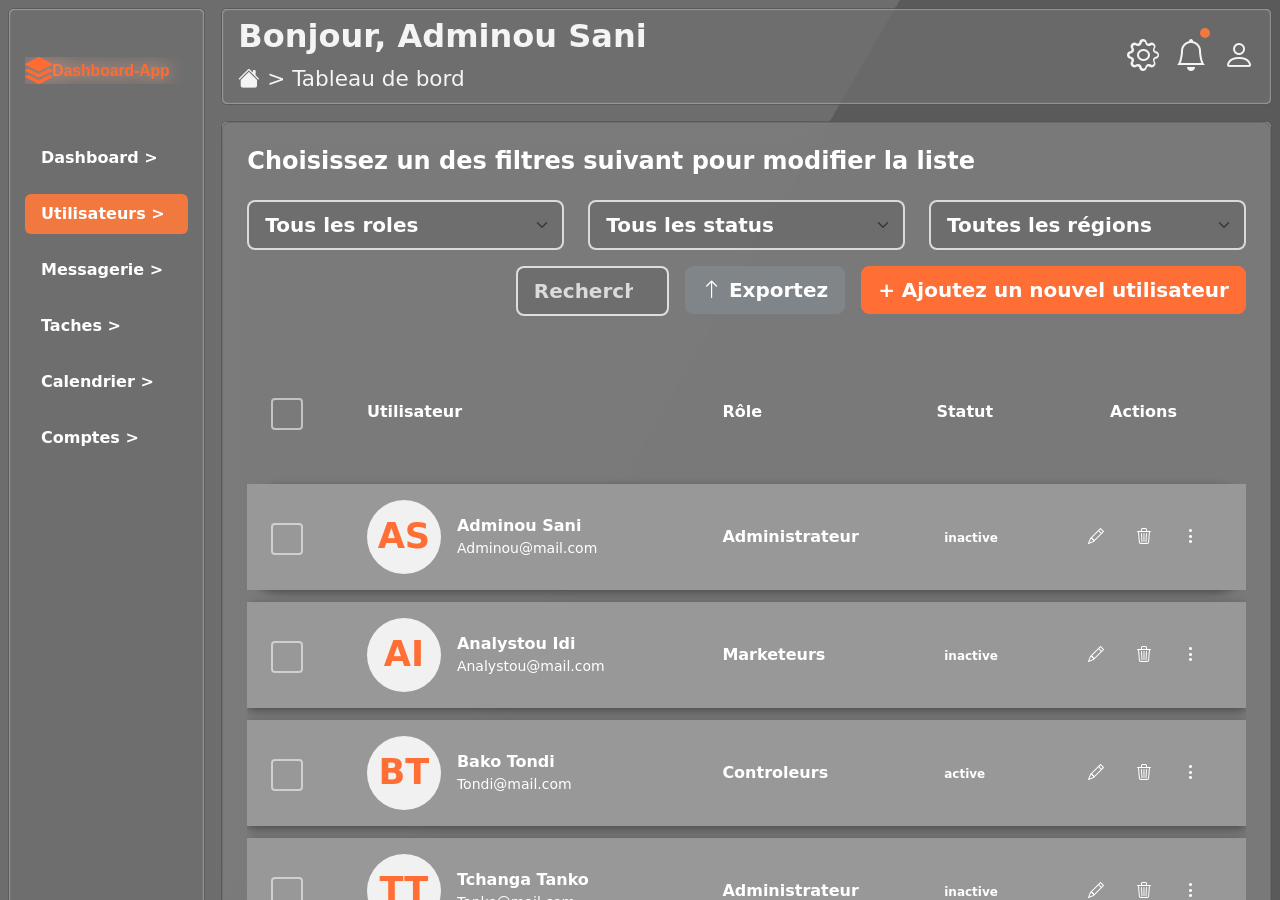
<file: utilisateur.html>
<!doctype html>
<html lang="fr">

<head>
  <meta charset="utf-8">
  <meta name="viewport" content="width=device-width, initial-scale=1">
  <title>Utilisateurs</title>
  <link href="https://cdn.jsdelivr.net/npm/bootstrap@5.3.3/dist/css/bootstrap.min.css" rel="stylesheet">
  <link href="https://cdn.jsdelivr.net/npm/bootstrap-icons@1.11.3/font/bootstrap-icons.css" rel="stylesheet">
  <link rel="stylesheet" href="utilisateur.css">
</head>

<body>
  <div class="bg"></div>
  <div class="bg bg2"></div>
  <div class="bg bg3"></div>
  <main class="container-fluid min-vh-100 p-2 Scrol_Y">
    <div class="row g-3 min-vh-100 g-2">
      <div class="col-12 d-lg-none">
        <input type="checkbox" class="btn-check" id="sidebarToggle" autocomplete="off">
        <label class="btn app-card w-100 d-flex align-items-center justify-content-center gap-2" for="sidebarToggle"
          data-bs-toggle="collapse" data-bs-target="#asideMenu" role="button">
          <i class="bi bi-list fs-4"></i>
          <span class="fw-semibold">Menu</span>
        </label>
      </div>

      <aside class="col-12 col-lg-2 collapse d-lg-block" id="asideMenu">
        <div class="card app-card sidebar h-100">
          <div class="card-body mt-4">
            <div class="brand mb-5" href="#">
              <img src="/images/Logo.svg" alt="" style="width: 100%;">
            </div>

            <nav class="nav flex-column gap-3">
              <a class="nav-link text-nowrap" href="dashboard.html">Dashboard &gt;</a>
              <a class="nav-link active text-nowrap" href="utilisateur.html">Utilisateurs &gt;</a>
              <a class="nav-link text-nowrap" href="messagerie.html">Messagerie &gt;</a>
              <a class="nav-link text-nowrap" href="tache.html">Taches &gt;</a>
              <a class="nav-link text-nowrap" href="#">Calendrier &gt;</a>
              <a class="nav-link text-nowrap" href="compte.html">Comptes &gt;</a>
            </nav>
          </div>
        </div>
      </aside>
      </aside>
      <section class="col-12 col-lg-10 d-flex flex-column vh-100 overflow-hidden">
        <div class="card app-card topbar mb-3 flex-shrink-0">
          <div class="card-body d-flex align-items-center justify-content-between py-2">
            <div>
              <h1 class="mb-2">Bonjour, Adminou Sani</h1>
              <p class="breadcrumb-line mb-0"><i class="bi bi-house-fill"></i> &gt; Tableau de bord</p>
            </div>
            <div class="d-flex align-items-center gap-3 top-icons">
              <i class="bi bi-gear"></i>
              <span class="bell-wrap"><i class="bi bi-bell"></i><span class="dot"></span></span>
              <i class="bi bi-person"></i>
            </div>
          </div>
        </div>

        <section class="card app-card main-panel flex-grow-1 overflow-auto min-h-0">

          <div class="card glass-panel">
            <div class="card-body p-4">
              <h1 class="h4 fw-bold mb-4 " style="color: white;">Choisissez un des filtres suivant pour modifier la
                liste</h1>
              <div class="row g-4 align-items-center mb-3">
                <div class="col-12 col-lg-4">
                  <select class="form-select form-select-lg">
                    <option selected>Tous les roles</option>
                    <option>Administrateur</option>
                    <option>Marketeurs</option>
                    <option>Controleurs</option>
                    <option>Communicateur</option>
                  </select>
                </div>
                <div class="col-12 col-lg-4">
                  <select class="form-select form-select-lg">
                    <option selected>Tous les status</option>
                    <option>active</option>
                    <option>inactive</option>
                  </select>
                </div>
                <div class="col-12 col-lg-4">
                  <select class="form-select form-select-lg">
                    <option selected>Toutes les régions</option>
                    <option>Niamey</option>
                    <option>Tillaberi</option>
                    <option>Zinder</option>
                  </select>
                </div>
              </div>

              <div class="row g-3 justify-content-end mb-4">
                <div class="col-12 col-md-4 col-xl-2">
                  <input class="form-control form-control-lg" type="search" placeholder="Rechercher un utilisateur">
                </div>
                <div class="col-6 col-md-auto">
                  <button class="btn btn-secondary btn-lg fw-bold w-100">
                    <i class="bi bi-arrow-up"></i> Exportez
                  </button>
                </div>
                <div class="col-6 col-md-auto">
                  <button class="btn btn-primary btn-lg fw-bold w-100">
                    + Ajoutez un nouvel utilisateur
                  </button>
                </div>
              </div>

              <div class="table-responsive">
                <table class="align-middle user-list"
                  style="width: 100%; color:#fff; border-collapse: separate; border-spacing: 0 12px;">
                  <thead>
                    <tr class="border-bottom border-3 border-write">
                      <th scope="col" class="py-3 px-4"><input class="form-check-input" type="checkbox"
                          aria-label="Tout sélectionner">
                      </th>
                      <th scope="col" class="py-5">Utilisateur</th>
                      <th scope="col" class="py-5">Rôle</th>
                      <th scope="col" class="py-5">Statut</th>
                      <th scope="col" class="py-5 text-center">Actions</th>
                    </tr>
                  </thead>
                  <tbody>
                    <tr class="user-row rounded-5">
                      <td class="py-3 px-4"><input class="form-check-input" type="checkbox" aria-label="Adminou Sani">
                      </td>
                      <td class="py-3">
                        <div class="d-flex align-items-center gap-3">
                          <span class="avatar">AS</span>
                          <div>
                            <div class="fw-bold">Adminou Sani</div>
                            <div class="small">Adminou@mail.com</div>
                          </div>
                        </div>
                      </td>
                      <td class="fw-bold">Administrateur</td>
                      <td><span class="badge ">inactive</span></td>
                      <td class="text-center text-nowrap">
                        <button class="btn fw-bold text-white"><i class="bi bi-pencil"></i></button>
                        <button class="btn fw-bold text-white"><i class="bi bi-trash3"></i></button>
                        <button class="btn fw-bold text-white"><i class="bi bi-three-dots-vertical"></i></button>
                      </td>
                    </tr>
                    <tr class="user-row ">
                      <td class="py-3 px-4"><input class="form-check-input" type="checkbox" aria-label="Analystou Idi">
                      </td>
                      <td class="py-3">
                        <div class="d-flex align-items-center gap-3">
                          <span class="avatar">AI</span>
                          <div>
                            <div class="fw-bold">Analystou Idi</div>
                            <div class="small">Analystou@mail.com</div>
                          </div>
                        </div>
                      </td>
                      <td class="fw-bold">Marketeurs</td>
                      <td><span class="badge">inactive</span></td>
                      <td class="text-center text-nowrap">
                        <button class="btn fw-bold text-white"><i class="bi bi-pencil"></i></button>
                        <button class="btn fw-bold text-white"><i class="bi bi-trash3"></i></button>
                        <button class="btn fw-bold text-white"><i class="bi bi-three-dots-vertical"></i></button>
                      </td>
                    </tr>
                    <tr class="user-row">
                      <td class="py-3 px-4"><input class="form-check-input" type="checkbox" aria-label="Bako Tondi">
                      </td>
                      <td class="py-3">
                        <div class="d-flex align-items-center gap-3">
                          <span class="avatar">BT</span>
                          <div>
                            <div class="fw-bold">Bako Tondi</div>
                            <div class=" small">Tondi@mail.com</div>
                          </div>
                        </div>
                      </td>
                      <td class="fw-bold">Controleurs</td>
                      <td><span class="badge ">active</span></td>
                      <td class="text-center text-nowrap">
                        <button class="btn fw-bold text-white"><i class="bi bi-pencil"></i></button>
                        <button class="btn fw-bold text-white"><i class="bi bi-trash3"></i></button>
                        <button class="btn fw-bold text-white"><i class="bi bi-three-dots-vertical"></i></button>
                      </td>
                    </tr>
                    <tr class="user-row">
                      <td class="py-3 px-4"><input class="form-check-input" type="checkbox" aria-label="Tchanga Tanko">
                      </td>
                      <td class="py-3">
                        <div class="d-flex align-items-center gap-3">
                          <span class="avatar">TT</span>
                          <div>
                            <div class="fw-bold">Tchanga Tanko</div>
                            <div class="small">Tanko@mail.com</div>
                          </div>
                        </div>
                      </td>
                      <td class="fw-bold">Administrateur</td>
                      <td><span class="badge">inactive</span></td>
                      <td class="text-center text-nowrap">
                        <button class="btn fw-bold text-white"><i class="bi bi-pencil"></i></button>
                        <button class="btn fw-bold text-white"><i class="bi bi-trash3"></i></button>
                        <button class="btn fw-bold text-white"><i class="bi bi-three-dots-vertical"></i></button>
                      </td>
                    </tr>
                    <tr class="user-row mt-5">
                      <td class="py-3 px-4"><input class="form-check-input" type="checkbox" aria-label="Gambo Shehu">
                      </td>
                      <td class="py-3">
                        <div class="d-flex align-items-center gap-3">
                          <span class="avatar">GS</span>
                          <div>
                            <div class="fw-bold">Gambo Shehu</div>
                            <div class="small">Shehu@mail.com</div>
                          </div>
                        </div>
                      </td>
                      <td class="fw-bold">Communicateur</td>
                      <td><span class="badge">inactive</span></td>
                      <td class="text-center text-nowrap">
                        <button class="btn fw-bold text-white"><i class="bi bi-pencil"></i></button>
                        <button class="btn fw-bold text-white"><i class="bi bi-trash3"></i></button>
                        <button class="btn fw-bold text-white"><i class="bi bi-three-dots-vertical"></i></button>
                      </td>
                    </tr>
                    <tr class="user-row rounded-5">
                      <td class="py-3 px-4"><input class="form-check-input" type="checkbox" aria-label="Adminou Sani">
                      </td>
                      <td class="py-3">
                        <div class="d-flex align-items-center gap-3">
                          <span class="avatar">AS</span>
                          <div>
                            <div class="fw-bold">Adminou Sani</div>
                            <div class="small">Adminou@mail.com</div>
                          </div>
                        </div>
                      </td>
                      <td class="fw-bold">Administrateur</td>
                      <td><span class="badge ">inactive</span></td>
                      <td class="text-center text-nowrap">
                        <button class="btn fw-bold text-white"><i class="bi bi-pencil"></i></button>
                        <button class="btn fw-bold text-white"><i class="bi bi-trash3"></i></button>
                        <button class="btn fw-bold text-white"><i class="bi bi-three-dots-vertical"></i></button>
                      </td>
                    </tr>
                    <tr class="user-row ">
                      <td class="py-3 px-4"><input class="form-check-input" type="checkbox" aria-label="Analystou Idi">
                      </td>
                      <td class="py-3">
                        <div class="d-flex align-items-center gap-3">
                          <span class="avatar">AI</span>
                          <div>
                            <div class="fw-bold">Analystou Idi</div>
                            <div class="small">Analystou@mail.com</div>
                          </div>
                        </div>
                      </td>
                      <td class="fw-bold">Marketeurs</td>
                      <td><span class="badge">inactive</span></td>
                      <td class="text-center text-nowrap">
                        <button class="btn fw-bold text-white"><i class="bi bi-pencil"></i></button>
                        <button class="btn fw-bold text-white"><i class="bi bi-trash3"></i></button>
                        <button class="btn fw-bold text-white"><i class="bi bi-three-dots-vertical"></i></button>
                      </td>
                    </tr>
                    <tr class="user-row">
                      <td class="py-3 px-4"><input class="form-check-input" type="checkbox" aria-label="Bako Tondi">
                      </td>
                      <td class="py-3">
                        <div class="d-flex align-items-center gap-3">
                          <span class="avatar">BT</span>
                          <div>
                            <div class="fw-bold">Bako Tondi</div>
                            <div class=" small">Tondi@mail.com</div>
                          </div>
                        </div>
                      </td>
                      <td class="fw-bold">Controleurs</td>
                      <td><span class="badge ">active</span></td>
                      <td class="text-center text-nowrap">
                        <button class="btn fw-bold text-white"><i class="bi bi-pencil"></i></button>
                        <button class="btn fw-bold text-white"><i class="bi bi-trash3"></i></button>
                        <button class="btn fw-bold text-white"><i class="bi bi-three-dots-vertical"></i></button>
                      </td>
                    </tr>
                    <tr class="user-row">
                      <td class="py-3 px-4"><input class="form-check-input" type="checkbox" aria-label="Tchanga Tanko">
                      </td>
                      <td class="py-3">
                        <div class="d-flex align-items-center gap-3">
                          <span class="avatar">TT</span>
                          <div>
                            <div class="fw-bold">Tchanga Tanko</div>
                            <div class="small">Tanko@mail.com</div>
                          </div>
                        </div>
                      </td>
                      <td class="fw-bold">Administrateur</td>
                      <td><span class="badge">inactive</span></td>
                      <td class="text-center text-nowrap">
                        <button class="btn fw-bold text-white"><i class="bi bi-pencil"></i></button>
                        <button class="btn fw-bold text-white"><i class="bi bi-trash3"></i></button>
                        <button class="btn fw-bold text-white"><i class="bi bi-three-dots-vertical"></i></button>
                      </td>
                    </tr>
                    <tr class="user-row mt-5">
                      <td class="py-3 px-4"><input class="form-check-input" type="checkbox" aria-label="Gambo Shehu">
                      </td>
                      <td class="py-3">
                        <div class="d-flex align-items-center gap-3">
                          <span class="avatar">GS</span>
                          <div>
                            <div class="fw-bold">Gambo Shehu</div>
                            <div class="small">Shehu@mail.com</div>
                          </div>
                        </div>
                      </td>
                      <td class="fw-bold">Communicateur</td>
                      <td><span class="badge">inactive</span></td>
                      <td class="text-center text-nowrap">
                        <button class="btn fw-bold text-white"><i class="bi bi-pencil"></i></button>
                        <button class="btn fw-bold text-white"><i class="bi bi-trash3"></i></button>
                        <button class="btn fw-bold text-white"><i class="bi bi-three-dots-vertical"></i></button>
                      </td>
                    </tr>
                    <tr class="user-row rounded-5">
                      <td class="py-3 px-4"><input class="form-check-input" type="checkbox" aria-label="Adminou Sani">
                      </td>
                      <td class="py-3">
                        <div class="d-flex align-items-center gap-3">
                          <span class="avatar">AS</span>
                          <div>
                            <div class="fw-bold">Adminou Sani</div>
                            <div class="small">Adminou@mail.com</div>
                          </div>
                        </div>
                      </td>
                      <td class="fw-bold">Administrateur</td>
                      <td><span class="badge ">inactive</span></td>
                      <td class="text-center text-nowrap">
                        <button class="btn fw-bold text-white"><i class="bi bi-pencil"></i></button>
                        <button class="btn fw-bold text-white"><i class="bi bi-trash3"></i></button>
                        <button class="btn fw-bold text-white"><i class="bi bi-three-dots-vertical"></i></button>
                      </td>
                    </tr>
                    <tr class="user-row ">
                      <td class="py-3 px-4"><input class="form-check-input" type="checkbox" aria-label="Analystou Idi">
                      </td>
                      <td class="py-3">
                        <div class="d-flex align-items-center gap-3">
                          <span class="avatar">AI</span>
                          <div>
                            <div class="fw-bold">Analystou Idi</div>
                            <div class="small">Analystou@mail.com</div>
                          </div>
                        </div>
                      </td>
                      <td class="fw-bold">Marketeurs</td>
                      <td><span class="badge">inactive</span></td>
                      <td class="text-center text-nowrap">
                        <button class="btn fw-bold text-white"><i class="bi bi-pencil"></i></button>
                        <button class="btn fw-bold text-white"><i class="bi bi-trash3"></i></button>
                        <button class="btn fw-bold text-white"><i class="bi bi-three-dots-vertical"></i></button>
                      </td>
                    </tr>
                    <tr class="user-row">
                      <td class="py-3 px-4"><input class="form-check-input" type="checkbox" aria-label="Bako Tondi">
                      </td>
                      <td class="py-3">
                        <div class="d-flex align-items-center gap-3">
                          <span class="avatar">BT</span>
                          <div>
                            <div class="fw-bold">Bako Tondi</div>
                            <div class=" small">Tondi@mail.com</div>
                          </div>
                        </div>
                      </td>
                      <td class="fw-bold">Controleurs</td>
                      <td><span class="badge ">active</span></td>
                      <td class="text-center text-nowrap">
                        <button class="btn fw-bold text-white"><i class="bi bi-pencil"></i></button>
                        <button class="btn fw-bold text-white"><i class="bi bi-trash3"></i></button>
                        <button class="btn fw-bold text-white"><i class="bi bi-three-dots-vertical"></i></button>
                      </td>
                    </tr>
                    <tr class="user-row">
                      <td class="py-3 px-4"><input class="form-check-input" type="checkbox" aria-label="Tchanga Tanko">
                      </td>
                      <td class="py-3">
                        <div class="d-flex align-items-center gap-3">
                          <span class="avatar">TT</span>
                          <div>
                            <div class="fw-bold">Tchanga Tanko</div>
                            <div class="small">Tanko@mail.com</div>
                          </div>
                        </div>
                      </td>
                      <td class="fw-bold">Administrateur</td>
                      <td><span class="badge">inactive</span></td>
                      <td class="text-center text-nowrap">
                        <button class="btn fw-bold text-white"><i class="bi bi-pencil"></i></button>
                        <button class="btn fw-bold text-white"><i class="bi bi-trash3"></i></button>
                        <button class="btn fw-bold text-white"><i class="bi bi-three-dots-vertical"></i></button>
                      </td>
                    </tr>
                    <tr class="user-row mt-5">
                      <td class="py-3 px-4"><input class="form-check-input" type="checkbox" aria-label="Gambo Shehu">
                      </td>
                      <td class="py-3">
                        <div class="d-flex align-items-center gap-3">
                          <span class="avatar">GS</span>
                          <div>
                            <div class="fw-bold">Gambo Shehu</div>
                            <div class="small">Shehu@mail.com</div>
                          </div>
                        </div>
                      </td>
                      <td class="fw-bold">Communicateur</td>
                      <td><span class="badge">inactive</span></td>
                      <td class="text-center text-nowrap">
                        <button class="btn fw-bold text-white"><i class="bi bi-pencil"></i></button>
                        <button class="btn fw-bold text-white"><i class="bi bi-trash3"></i></button>
                        <button class="btn fw-bold text-white"><i class="bi bi-three-dots-vertical"></i></button>
                      </td>
                    </tr>

                  </tbody>
                </table>
              </div>




            </div>
          </div>

        </section>
      </section>
    </div>
  </main>
</body>
<script src="https://cdn.jsdelivr.net/npm/bootstrap@5.3.3/dist/js/bootstrap.bundle.min.js"></script>

</html>
</file>
<file: style.css>
body {
  margin:0;
}

.bg {
  animation:slide 3s ease-in-out infinite alternate;
  background-image: linear-gradient(-60deg, #5A5A5A 50%, #6F6F6F 50%);
  bottom:0;
  left:-50%;
  opacity:.5;
  position:fixed;
  right:-50%;
  top:0;
  z-index:-1;
}

.bg2 {
  animation-direction:alternate-reverse;
  animation-duration:4s;
}

.bg3 {
  animation-duration:5s;
}

@keyframes slide {
  0% {
    transform:translateX(-25%);
  }
  100% {
    transform:translateX(25%);
  }
}
.login-card {
    width: min(100%, 430px);
    background: rgba(255, 255, 255, 0.08);
    backdrop-filter: blur(15px);
    -webkit-backdrop-filter: blur(15px);
    border-radius: 15px;
    box-shadow: inset 0 0 2px hwb(0 96% 4% / 0.926);

    padding: 2rem;
} 


.brand {
  color: #ff7638;
  font-size: 2rem;
  font-weight: 700;
  
}

.brand i {
  font-size: 2.6rem;
}

h1 {
  font-size: 2rem;
  font-weight: 700;
}

.form-label,
.continue-text,
.help-text {
  font-weight: 700;
}

.form-control {
  color: #fff;
  background: transparent;
  border: 2px solid #eee;
  border-radius: 7px;
}

.form-control:focus {
  color: #fff;
  background: transparent;
  border-color: #fff;
  box-shadow: none;
}

.login-btn,
.social-btn {
  background: #ff6f35;
  border: 0;
  box-shadow: 0 2px 6px rgba(0, 0, 0, .25);
}

.login-btn {
  padding: .65rem 1.15rem;
  font-size: 1.45rem;
  font-weight: 700;
}

.social-btn {
  width: 64px;
  height: 64px;
  display: inline-grid;
  place-items: center;
  color: #fff;
  font-size: 2.2rem;
}

.help-text {
  font-size: 1rem;
}
.social-btn:hover{
  background-color: #f08152;
  color: white;
}
.login-btn:hover{
  background-color: #f08152;
  color: white;
}
</file>
<file: compte.css>
body {
  margin:0;
}

.bg {
  animation:slide 3s ease-in-out infinite alternate;
  background-image: linear-gradient(-60deg, #5A5A5A 50%, #6F6F6F 50%);
  bottom:0;
  left:-50%;
  opacity:.5;
  position:fixed;
  right:-50%;
  top:0;
  z-index:-1;
}

.bg2 {
  animation-direction:alternate-reverse;
  animation-duration:4s;
}

.bg3 {
  animation-duration:5s;
}

@keyframes slide {
  0% {
    transform:translateX(-25%);
  }
  100% {
    transform:translateX(25%);
  }
}

.app-card {
  background: rgba(112, 112, 112, .72);
  box-shadow: inset 0 0 2px white;
  border-radius: 6px;
  opacity: 25;
  color: #f4f4f4 !important;

}
.sidebar  image {
  width: 25% !important;
}

.nav-link {
  color: #fff;
  border-radius: 6px;
  font-weight: 700;
}

.nav-link.active,
.nav-link:hover {
  color: #fff;
  background: #f1783e;
}
.nav-link:hover{
  background-color: #9A9A9A;
}
.topbar h1 {
  font-size: 2rem;
  font-weight: 700;
}

.breadcrumb-line,
.top-icons {
  font-size: 1.35rem;
}

.top-icons {
  font-size: 2rem;
}

.bell-wrap {
  position: relative;
}

.dot {
  position: absolute;
  top: -4px;
  right: -3px;
  width: 10px;
  height: 10px;
  background: #f1783e;
  border-radius: 50%;
}

.bg-secon{
    background-color: #999999;
}
.bg-seconda{
    background-color: #7D7D7D;
}
placeholder {
    background-color: #7D7D7D !important;
    color: white ;

}
.btn-wa{
    background-color: #FF7339;
    color: white;
}

.bg-secondar{
    background-color: #7D7D7D;
    color: white !important;
    opacity: 25;
}
.bg-warning{
  background-color: #716661;
  color: #B97458;
  opacity: 25;
}
</file>
<file: dashboard.css>
body {
  margin:0;
  background-color: #484848;
}

.bg {
  animation:slide 3s ease-in-out infinite alternate;
  background-image: linear-gradient(-60deg, #5A5A5A 50%, #6F6F6F 50%);
  bottom:0;
  left:-50%;
  opacity:.5;
  position:fixed;
  right:-50%;
  top:0;
  z-index:-1;
}

.bg2 {
  animation-direction:alternate-reverse;
  animation-duration:4s;
}

.bg3 {
  animation-duration:5s;
}

@keyframes slide {
  0% {
    transform:translateX(-25%);
  }
  100% {
    transform:translateX(25%);
  }
}
.sidebar  image {
  width: 25% !important;
  
}

.app-card {
  background: rgba(112, 112, 112, .72);
  box-shadow: inset 0 0 2px white;
  border-radius: 6px;
  color: #f4f4f4 !important;
  opacity: 25;

}


.sidebar  image {
  width: 25% !important;
  
}

.nav-link {
  color: #fff;
  border-radius: 6px;

  font-weight: 700;
}

.nav-link.active,
.nav-link:hover {
  color: #fff;
  background: #f1783e;
}
.nav-link:hover{
  background-color: #9A9A9A;
}
.topbar h1 {
  font-size: 2rem;
  font-weight: 700;
}

.breadcrumb-line,
.top-icons {
  font-size: 1.35rem;
}

.top-icons {
  font-size: 2rem;
}

.bell-wrap {
  position: relative;
}

.dot {
  position: absolute;
  top: -4px;
  right: -3px;
  width: 10px;
  height: 10px;
  background: #f1783e;
  border-radius: 50%;
}

.bg-color {
    background-color: #828282;
    opacity: 25;
}
.bg-seco{
    background-color: #9C9C9C;
    opacity: 25;
}

.overlap-circle{
    margin-left: -13px; 
}
.text-color{
  color: #FB7048;
}
.map-card{
  background-color: #828282;
  color: #fff;
  opacity: 25;
}
#features path:hover{
  fill: #e9a78b !important;
  cursor: pointer;
}

.bg-dang{
  background-color: #A9A9A9;
}

.bg-warnin{
  background-color: #FF9C72;
}
.bg-warni{
  background-color: #FD9B74;
}

.bg-warn{
  background-color: #FF763D;
}.bg-war{
  background-color: #FFBEA3;
}
.cl-ta{
  font-size: 12px;
}
</file>
<file: messagerie.css>
body {
  margin:0;
}

.bg {
  animation:slide 3s ease-in-out infinite alternate;
  background-image: linear-gradient(-60deg, #5A5A5A 50%, #6F6F6F 50%);
  bottom:0;
  left:-50%;
  opacity:.5;
  position:fixed;
  right:-50%;
  top:0;
  z-index:-1;
}

.bg2 {
  animation-direction:alternate-reverse;
  animation-duration:4s;
}

.bg3 {
  animation-duration:5s;
}

@keyframes slide {
  0% {
    transform:translateX(-25%);
  }
  100% {
    transform:translateX(25%);
  }
}
.app-card {
  background: rgba(112, 112, 112, .72);
  /* border: 1px solid rgba(255, 255, 255, .16); */
   box-shadow: inset 0 0 2px white;
  border-radius: 6px;
  color: #f4f4f4 !important;
  opacity: 25;

}

.sidebar  image {
  width: 25% !important;
  
}

.nav-link {
  color: #fff;
  border-radius: 6px;
  font-weight: 700;
}
.tail-nav{
  font-size: 13px;
}

.nav-link.active,
.nav-link:hover {
  color: #fff;
  background: #f1783e;
}

#message-nav .nav-link.active{
  box-shadow: inset 0 0 40px white !important;
  background-color: transparent !important;
}

.nav-link:hover{
  background-color: #9A9A9A;
}
.topbar h1 {
  font-size: 2rem;
  font-weight: 700;
}


.breadcrumb-line,
.top-icons {
  font-size: 1.35rem;
}

.top-icons {
  font-size: 2rem;
}

.bell-wrap {
  position: relative;
}

.dot {
  position: absolute;
  top: -4px;
  right: -3px;
  width: 10px;
  height: 10px;
  background: #f1783e;
  border-radius: 50%;
}

.div-bg{
  background-color: #727272 !important;
  opacity: 25 !important;
}
.div-bV {
  background-color: #818181 !important;
  opacity: 25 !important;
}
.color_C{
  color: #FE7439 !important;
}

.color-main{
  background-color: #717171 !important;
  opacity: 25 !important;
}
</file>
<file: tache.css>
body {
  margin:0;
}

.bg {
  animation:slide 3s ease-in-out infinite alternate;
  background-image: linear-gradient(-60deg, #5A5A5A 50%, #6F6F6F 50%);
  bottom:0;
  left:-50%;
  opacity:.5;
  position:fixed;
  right:-50%;
  top:0;
  z-index:-1;
}

.bg2 {
  animation-direction:alternate-reverse;
  animation-duration:4s;
}

.bg3 {
  animation-duration:5s;
}

@keyframes slide {
  0% {
    transform:translateX(-25%);
  }
  100% {
    transform:translateX(25%);
  }
}

.app-card {
  background: rgba(112, 112, 112, .72);
  box-shadow: inset 0 0 2px white;
  border-radius: 6px;
  /* font-size: 10px; */
  color: #f4f4f4 !important;
  opacity: 25;

}


.sidebar  image {
  width: 25% !important;
  
}

.nav-link {
  color: #fff;
  border-radius: 6px;
  font-weight: 700;
}

.nav-link.active,
.nav-link:hover {
  color: #fff;
  background: #f1783e;
  opacity: 25;
}
.nav-link:hover{
  background-color: #9A9A9A;
}
.topbar h1 {
  font-size: 2rem;
  font-weight: 700;
}

.breadcrumb-line,
.top-icons {
  font-size: 1.35rem;
}

.top-icons {
  font-size: 2rem;
}

.bell-wrap {
  position: relative;
}

.dot {
  position: absolute;
  top: -4px;
  right: -3px;
  width: 10px;
  height: 10px;
  background: #f1783e;
  border-radius: 50%;
}



.overlap-circle{
    margin-left: -13px; /* Ajuste cette valeur selon le chevauchement souhaité */
}
.text-color{
  color: #FB7048;
}


#message-nav .nav-link.active{
  box-shadow: inset 0 0 40px white !important;
  background-color: transparent !important;
}

.bg-color {
    background-color: #828282;
    opacity: 25;
}
.bg-seco{
    background-color: #9C9C9C;
    opacity: 25;
}
</file>
<file: utilisateur.css>
body {
  margin:0;
  background-color: #676767;
}

.bg {
  animation:slide 3s ease-in-out infinite alternate;
  background-image: linear-gradient(-60deg, #5A5A5A 50%, #6F6F6F 50%);
  bottom:0;
  left:-50%;
  opacity:.5;
  position:fixed;
  right:-50%;
  top:0;
  z-index:-1;
}

.bg2 {
  animation-direction:alternate-reverse;
  animation-duration:4s;
}

.bg3 {
  animation-duration:5s;
}

@keyframes slide {
  0% {
    transform:translateX(-25%);
  }
  100% {
    transform:translateX(25%);
  }
}


.app-card {
  background: rgba(112, 112, 112, .72);
  box-shadow: inset 0 0 2px white;
  border-radius: 6px;
  /* font-size: 10px; */
  color: #f4f4f4 !important;
  opacity: 25;

}



.sidebar .brand {
  color: #f27a3d;
  font-size: 1.7rem;
  font-weight: 700;
}

.sidebar .brand i {
  font-size: 2.6rem;
}

.nav-link {
  color: #fff;
  border-radius: 6px;
  font-weight: 700;
}

.nav-link.active,
.nav-link:hover {
  color: #fff;
  background: #f1783e;
  opacity: 25;
}
.nav-link:hover{
  background-color: #9A9A9A;
}
.topbar h1 {
  font-size: 2rem;
  font-weight: 700;
}

.breadcrumb-line,
.top-icons {
  font-size: 1.35rem;
}

.top-icons {
  font-size: 2rem;
}

.bell-wrap {
  position: relative;
}

.dot {
  position: absolute;
  top: -4px;
  right: -3px;
  width: 10px;
  height: 10px;
  background: #f1783e;
  border-radius: 50%;
}

.glass-panel{
  background: rgba(130, 130, 130, .64);
  box-shadow: inset 0 0 2px hwb(0 96% 4% / 0.926);
  border-radius: 7px;
  box-shadow: 0 3px 10px rgba(0, 0, 0, .38);
  backdrop-filter: blur(14px);
  opacity: 25;
 
}
.user-row {
  background: #989898 !important;
   box-shadow: inset 0 0 2px hwb(0 96% 4% / 0.926);
  border-radius: 7px;
  box-shadow: 0 3px 10px rgba(0, 0, 0, .38);
  backdrop-filter: blur(14px);
  opacity: 25;
}

.form-select,
.form-control {
  color: #fff;
  background-color: rgba(95, 95, 95, .45);
  border: 2px solid rgba(255, 255, 255, .75);
  font-weight: 700;
  opacity: 25;
}
.form-select:focus,
.form-control:focus {
  color: #fff;
  background-color: rgba(95, 95, 95, .55);
  border-color: #fff;
  box-shadow: none;
  opacity: 25;
}
.form-control::placeholder {
  color: rgba(255, 255, 255, .75);
}

.btn-primary {
  background: #ff6f35;
  border-color: #ff6f35;
  opacity: 25;
}
.btn-secondary {
  background: #7f8588;
  border-color: #7f8588;
}
.table-head {
  border-bottom: 3px solid rgba(255, 255, 255, .18);
  font-size: 1.25rem;
}
.user-row {
  color: #fff;
}
.avatar {
  width: 74px;
  height: 74px;
  display: inline-grid;
  place-items: center;
  flex: 0 0 auto;
  color: #ff6f35;
  background: #f1f1f1;
  border-radius: 50%;
  font-size: 2.2rem;
  font-weight: 700;
}
.form-check-input {
  width: 2rem;
  height: 2rem;
  background: transparent;
  border: 2px solid rgba(255, 255, 255, .55);
}

.action-icons .btn {
  color: #fff;
  padding: .25rem .5rem;
  font-size: 2rem;
  text-decoration: none;
}

@media (max-width: 991.98px) {
  .table-head {
    display: none;
  }

  .user-row .card-body {
    row-gap: 1rem;
  }
}
.Scrol_Y{
  overflow-y: scroll !important;
  height: 300px !important;
}
.tavvv{
  background-color: #8F8F8F !important;

}
</file>
